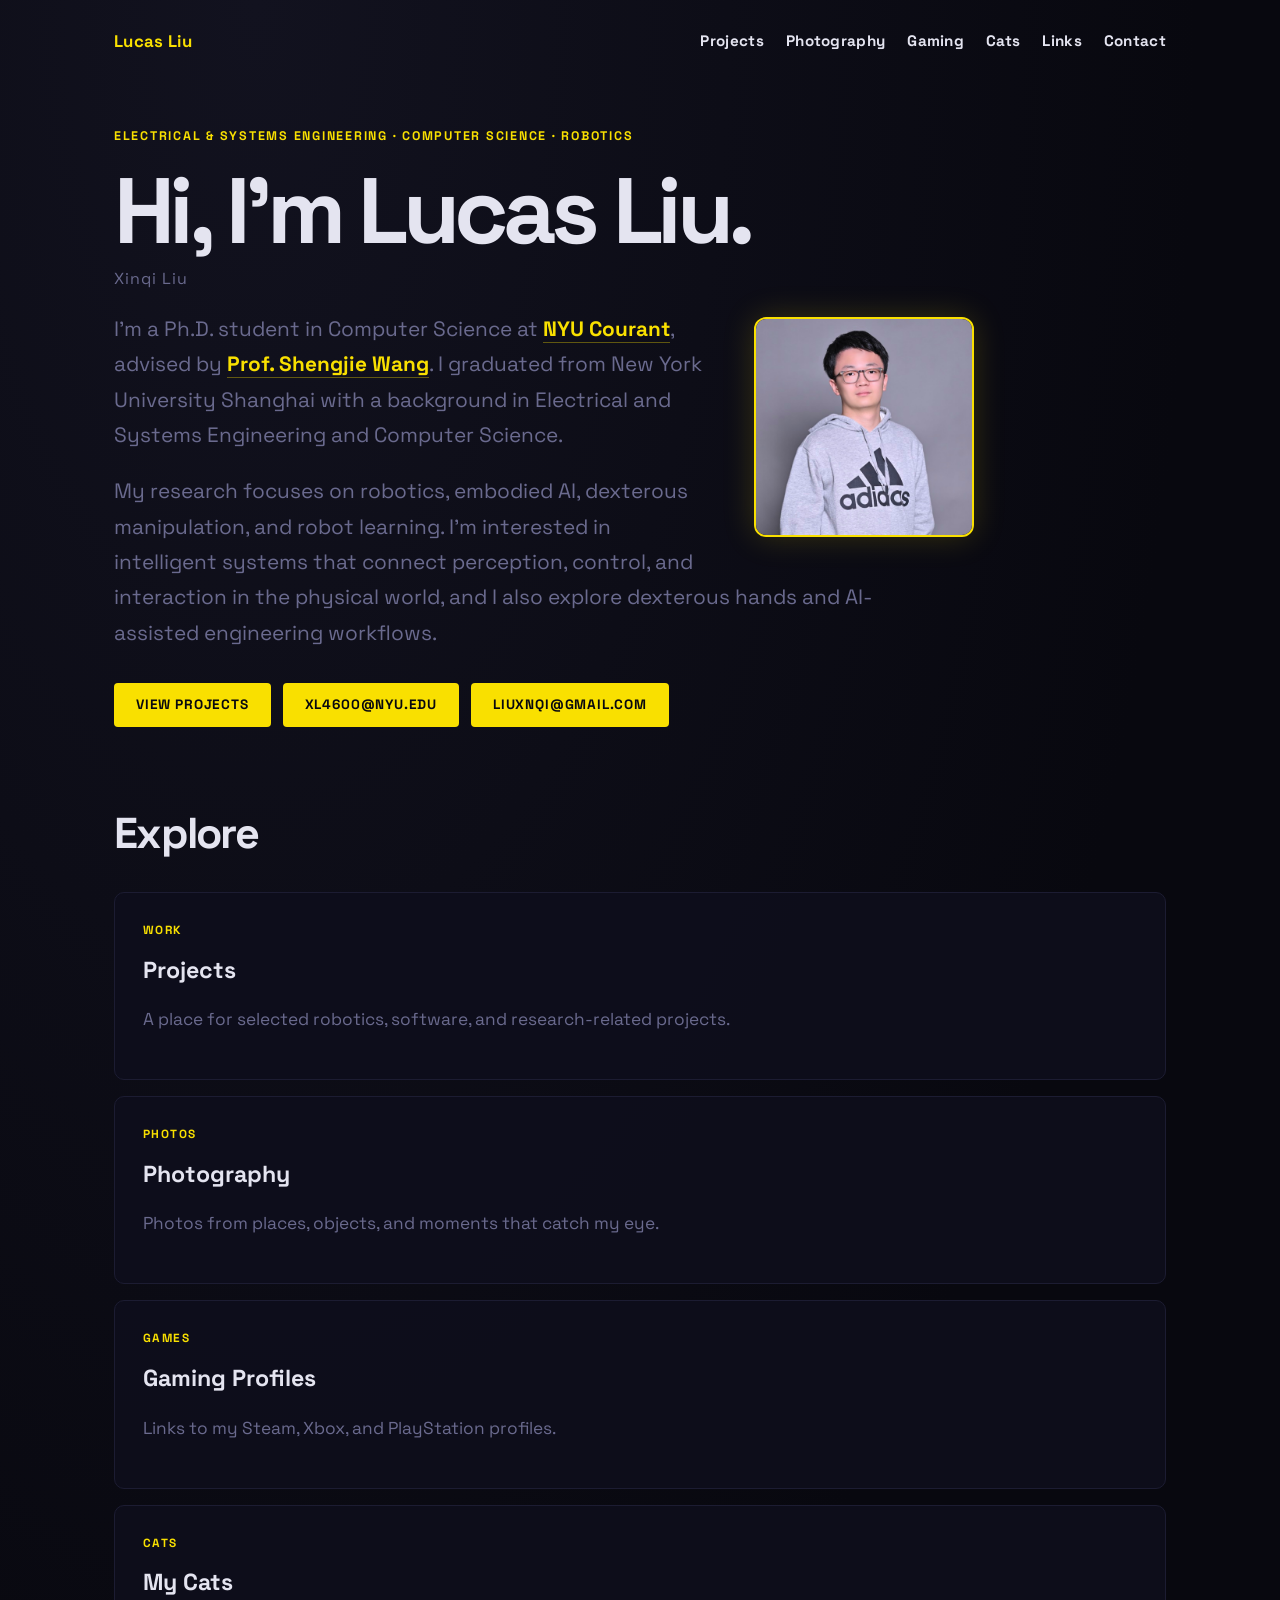
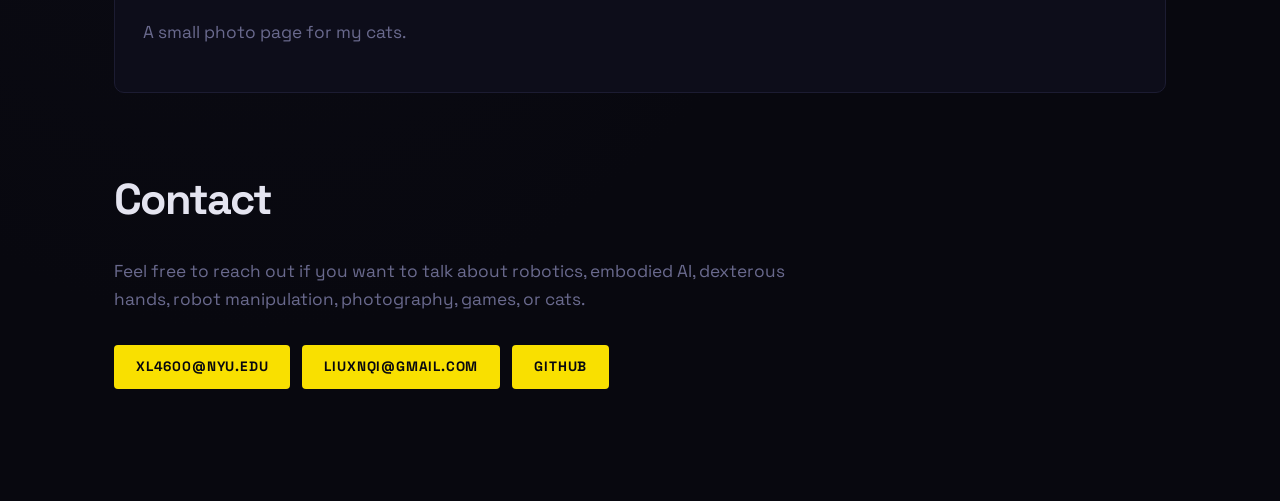
<file: index.html>
<!DOCTYPE html>
<html lang="en">
<head>
  <meta charset="UTF-8" />
  <meta name="viewport" content="width=device-width, initial-scale=1.0" />
  <meta name="robots" content="max-image-preview:large" />

  <title>Lucas Liu (Xinqi Liu) | Robotics &amp; AI | NYU</title>
  <meta name="description" content="Lucas (Xinqi) Liu is a Computer Science PhD student at NYU Courant, researching robotics, embodied AI, dexterous manipulation, and robot learning." />

  <link rel="canonical" href="https://lucasliuxinqi.github.io/" />

  <meta property="og:type" content="website" />
  <meta property="og:site_name" content="Lucas Liu" />
  <meta property="og:title" content="Lucas Liu (Xinqi Liu) | Robotics &amp; AI | NYU" />
  <meta property="og:description" content="Lucas (Xinqi) Liu is a Computer Science PhD student at NYU Courant, researching robotics, embodied AI, dexterous manipulation, and robot learning." />
  <meta property="og:url" content="https://lucasliuxinqi.github.io/" />
  <meta property="og:image" content="https://lucasliuxinqi.github.io/images/profile.jpg" />
  <meta property="og:image:width" content="600" />
  <meta property="og:image:height" content="556" />
  <meta property="og:image:alt" content="Portrait of Lucas Liu (Xinqi Liu), Computer Science PhD student at NYU" />
  <link rel="stylesheet" href="style.css" />
  <script type="application/ld+json">
  {
    "@context": "https://schema.org",
    "@graph": [
      {
        "@type": "Person",
        "@id": "https://lucasliuxinqi.github.io/#person",
        "name": "Lucas Liu",
        "alternateName": "Xinqi Liu",
        "url": "https://lucasliuxinqi.github.io/",
        "image": "https://lucasliuxinqi.github.io/images/profile.jpg",
        "description": "Lucas (Xinqi) Liu is a Computer Science PhD student at NYU Courant, researching robotics, embodied AI, dexterous manipulation, and robot learning.",
        "affiliation": {
          "@type": "CollegeOrUniversity",
          "name": "New York University"
        },
        "knowsAbout": [
          "Robotics",
          "Embodied AI",
          "Robot Learning",
          "Dexterous Manipulation"
        ],
        "sameAs": [
          "https://github.com/LucasLiuXinqi",
          "https://scholar.google.com/citations?user=ZZwEwbQAAAAJ"
        ]
      },
      {
        "@type": "WebPage",
        "@id": "https://lucasliuxinqi.github.io/#webpage",
        "url": "https://lucasliuxinqi.github.io/",
        "name": "Lucas Liu (Xinqi Liu) | Robotics & AI | NYU",
        "mainEntity": {
          "@id": "https://lucasliuxinqi.github.io/#person"
        },
        "primaryImageOfPage": {
          "@id": "https://lucasliuxinqi.github.io/#profile-photo"
        }
      },
      {
        "@type": "ImageObject",
        "@id": "https://lucasliuxinqi.github.io/#profile-photo",
        "url": "https://lucasliuxinqi.github.io/images/profile.jpg",
        "contentUrl": "https://lucasliuxinqi.github.io/images/profile.jpg",
        "width": 600,
        "height": 556,
        "caption": "Portrait of Lucas Liu (Xinqi Liu), Computer Science PhD student at NYU"
      }
    ]
  }
  </script>
</head>

<body>
  <nav class="nav">
    <a class="nav-name" href="index.html">Lucas Liu</a>

    <div class="nav-links">
      <a href="projects.html">Projects</a>
      <a href="photography.html">Photography</a>
      <a href="gaming.html">Gaming</a>
      <a href="cats.html">Cats</a>
      <a href="links.html">Links</a>
      <a href="index.html#contact">Contact</a>
    </div>
  </nav>

  <main class="container">
    <section class="hero">
      <p class="eyebrow">Electrical &amp; Systems Engineering · Computer Science · Robotics</p>

      <h1>Hi, I’m Lucas Liu.</h1>
      <p class="official-name">Xinqi Liu</p>

      <div class="hero-photo-wrap">
        <div class="hero-photo-stack">
          <img class="hero-photo hero-photo--default" src="images/profile.jpg" alt="Portrait of Lucas Liu (Xinqi Liu), Computer Science PhD student at NYU" />
          <img class="hero-photo hero-photo--hover" src="images/profile-hover.jpg" alt="" aria-hidden="true" />
        </div>
      </div>

      <p class="intro">
        I’m a Ph.D. student in Computer Science at
        <a class="inline-link" href="https://cims.nyu.edu/">NYU Courant</a>,
        advised by
        <a class="inline-link" href="https://sheng-jie-wang.github.io/">Prof. Shengjie Wang</a>.
        I graduated from New York University Shanghai with a background in Electrical
        and Systems Engineering and Computer Science.
      </p>

      <p class="intro secondary-intro">
        My research focuses on robotics, embodied AI, dexterous manipulation, and
        robot learning. I’m interested in intelligent systems that connect perception,
        control, and interaction in the physical world, and I also explore dexterous
        hands and AI-assisted engineering workflows.
      </p>

      <div class="links">
        <a href="projects.html">View Projects</a>
        <a href="#" class="copy-email" data-email="xl4600@nyu.edu">xl4600@nyu.edu</a>
        <a href="#" class="copy-email" data-email="liuxnqi@gmail.com">liuxnqi@gmail.com</a>
      </div>
    </section>

    <section>
      <h2>Explore</h2>

      <div class="card-grid">
        <a class="card page-card" href="projects.html">
          <p class="tag">Work</p>
          <h3>Projects</h3>
          <p>
            A place for selected robotics, software, and research-related projects.
          </p>
        </a>

        <a class="card page-card" href="photography.html">
          <p class="tag">Photos</p>
          <h3>Photography</h3>
          <p>
            Photos from places, objects, and moments that catch my eye.
          </p>
        </a>

        <a class="card page-card" href="gaming.html">
          <p class="tag">Games</p>
          <h3>Gaming Profiles</h3>
          <p>
            Links to my Steam, Xbox, and PlayStation profiles.
          </p>
        </a>

        <a class="card page-card" href="cats.html">
          <p class="tag">Cats</p>
          <h3>My Cats</h3>
          <p>
            A small photo page for my cats.
          </p>
        </a>
      </div>
    </section>

    <section id="contact">
      <h2>Contact</h2>

      <p>
        Feel free to reach out if you want to talk about robotics, embodied AI,
        dexterous hands, robot manipulation, photography, games, or cats.
      </p>

      <div class="links">
        <a href="#" class="copy-email" data-email="xl4600@nyu.edu">xl4600@nyu.edu</a>
        <a href="#" class="copy-email" data-email="liuxnqi@gmail.com">liuxnqi@gmail.com</a>
        <a href="https://github.com/LucasLiuXinqi">GitHub</a>
      </div>
    </section>
  </main>
  <script>
    document.querySelectorAll('.copy-email').forEach(function (el) {
      el.addEventListener('click', function (e) {
        e.preventDefault();
        navigator.clipboard.writeText(el.dataset.email).then(function () {
          var orig = el.textContent;
          el.textContent = 'Copied!';
          setTimeout(function () { el.textContent = orig; }, 1500);
        });
      });
    });
  </script>
</body>
</html>
</file>
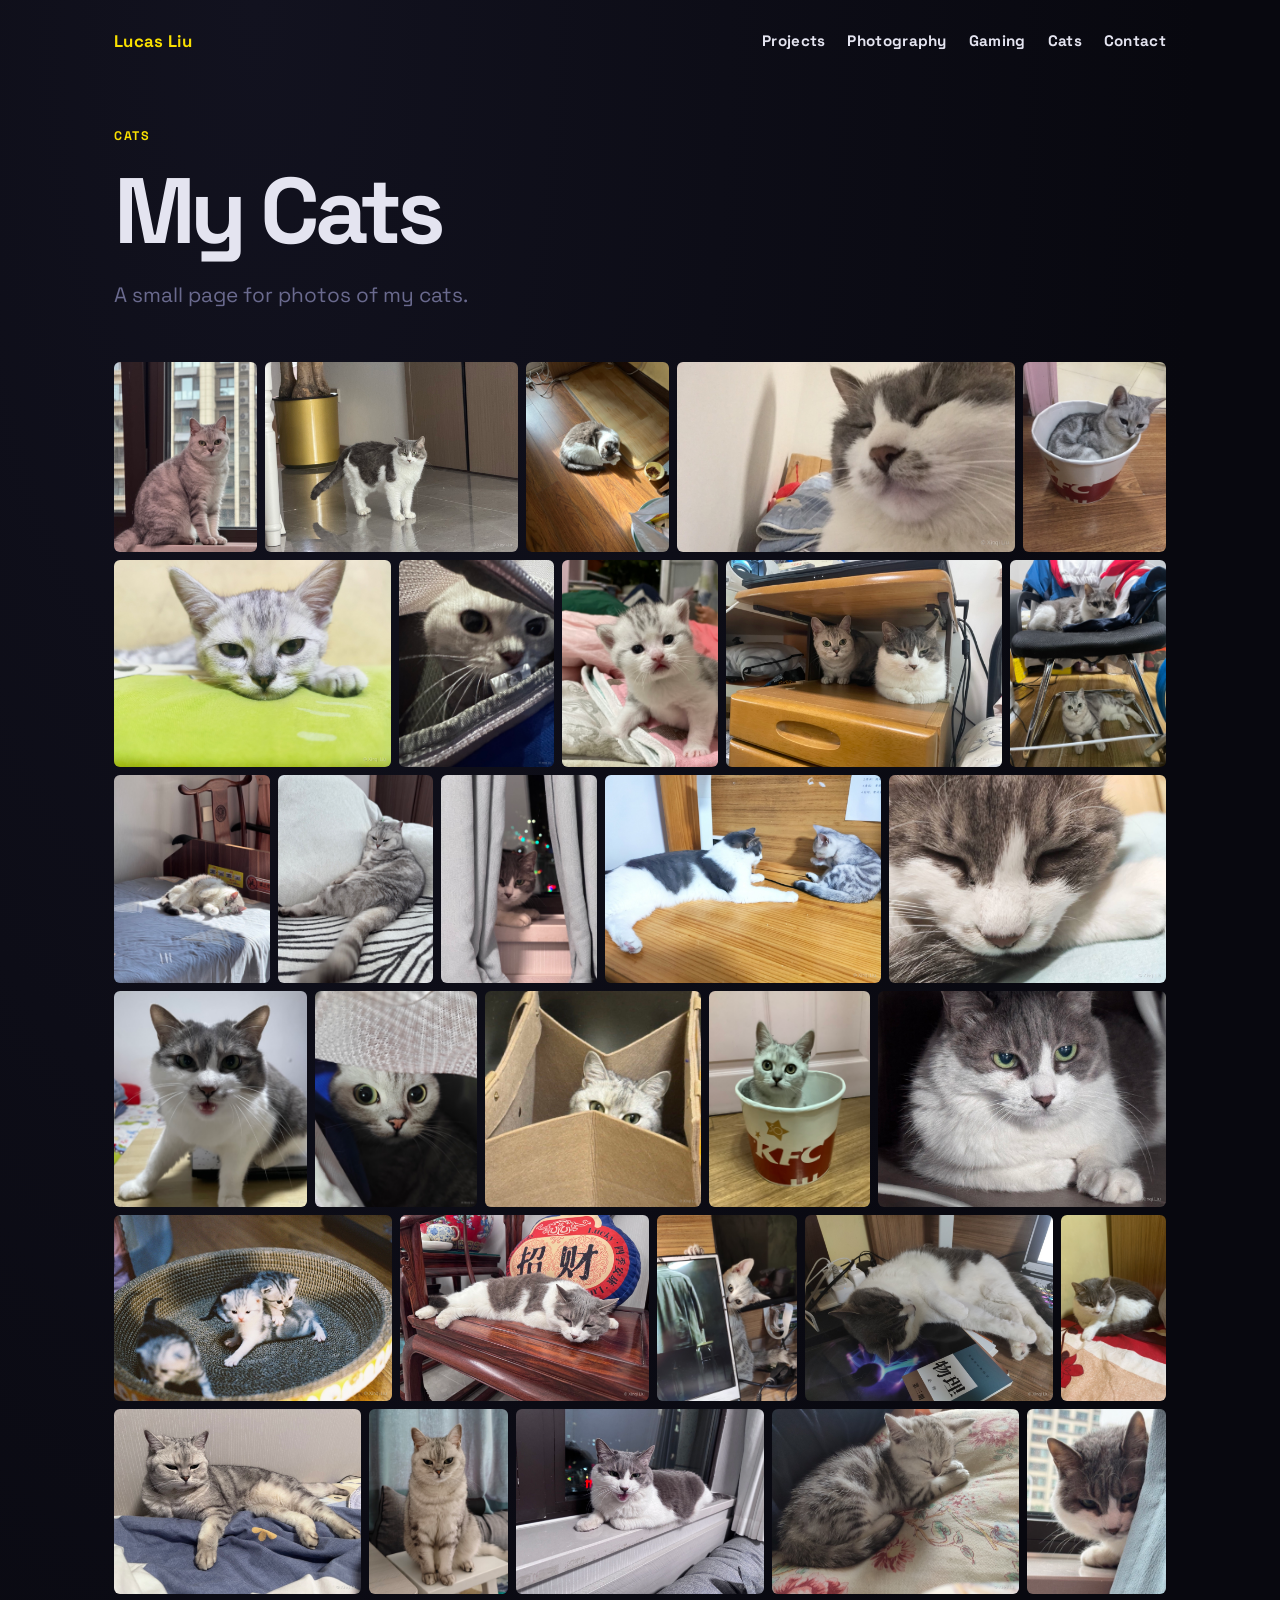
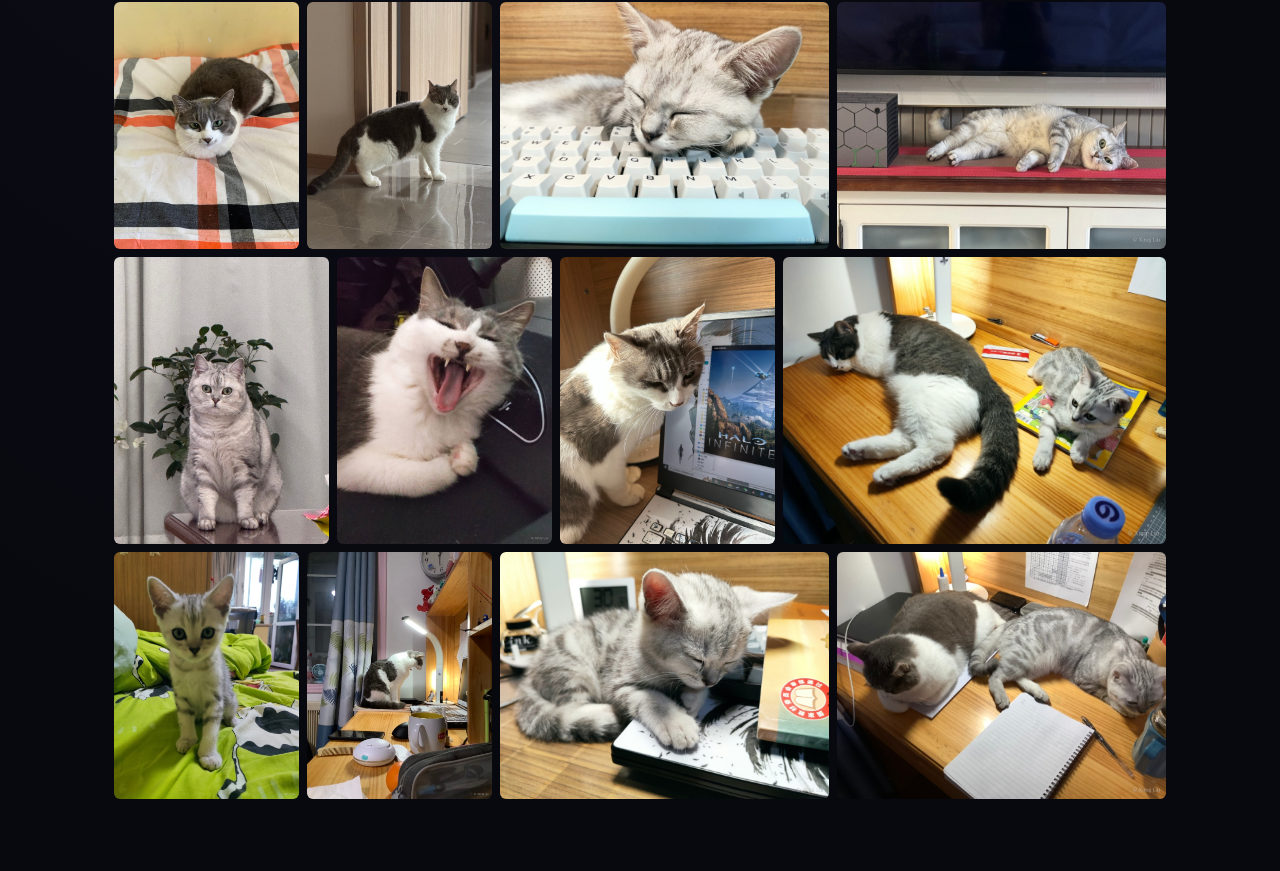
<file: cats.html>
<!DOCTYPE html>
<html lang="en">
<head>
  <meta charset="UTF-8" />
  <meta name="viewport" content="width=device-width, initial-scale=1.0" />

  <title>Cat Photography | Lucas Liu</title>
  <meta name="description" content="A personal photo gallery of Lucas Liu&#x27;s cats, with portraits, playful moments, and everyday scenes." />

  <link rel="canonical" href="https://lucasliuxinqi.github.io/cats.html" />

  <meta property="og:type" content="website" />
  <meta property="og:site_name" content="Lucas Liu" />
  <meta property="og:title" content="Cat Photography | Lucas Liu" />
  <meta property="og:description" content="A personal photo gallery of Lucas Liu&#x27;s cats, with portraits, playful moments, and everyday scenes." />
  <meta property="og:url" content="https://lucasliuxinqi.github.io/cats.html" />
  <meta property="og:image" content="https://lucasliuxinqi.github.io/images/cats/CA6E9315-EB69-4551-A2C2-34A1DDBBE6CC_1_105_c.jpeg" />
  <meta property="og:image:width" content="1920" />
  <meta property="og:image:height" content="1440" />
  <meta property="og:image:alt" content="Two cats resting together on a wooden desk." />
  <link rel="stylesheet" href="style.css" />
</head>

<body>
  <nav class="nav">
    <a class="nav-name" href="index.html">Lucas Liu</a>

    <div class="nav-links">
      <a href="projects.html">Projects</a>
      <a href="photography.html">Photography</a>
      <a href="gaming.html">Gaming</a>
      <a href="cats.html">Cats</a>
      <a href="index.html#contact">Contact</a>
    </div>
  </nav>

  <main class="container">
    <section class="page-header">
      <p class="eyebrow">Cats</p>
      <h1>My Cats</h1>
      <p class="intro">
        A small page for photos of my cats.
      </p>
    </section>

    <section>
      <div class="photo-grid photo-grid--hover photo-grid--interactive">
        <a class="gallery-photo" href="images/watermarked/cats/022676B5-F349-4433-A62F-2BC674BE7930_1_105_c.jpeg"><img src="images/watermarked/cats/022676B5-F349-4433-A62F-2BC674BE7930_1_105_c.jpeg" alt="A gray tabby cat sitting beside a window." loading="lazy" data-w="1440" data-h="1920" /></a>
        <a class="gallery-photo" href="images/watermarked/cats/027FE562-A1F4-48D2-A522-E79BFFF85E98_1_105_c.jpeg"><img src="images/watermarked/cats/027FE562-A1F4-48D2-A522-E79BFFF85E98_1_105_c.jpeg" alt="A gray and white cat standing on a tiled floor." loading="lazy" data-w="1920" data-h="1440" /></a>
        <a class="gallery-photo" href="images/watermarked/cats/0B552FAA-4996-4B69-B05D-C0F38C509FF8_1_105_c.jpeg"><img src="images/watermarked/cats/0B552FAA-4996-4B69-B05D-C0F38C509FF8_1_105_c.jpeg" alt="A gray and white cat curled up in a patch of sunlight on a wooden floor." loading="lazy" data-w="1440" data-h="1920" /></a>
        <a class="gallery-photo" href="images/watermarked/cats/0F1BE93D-9D82-4BA6-8341-7AD65D0269CA_1_105_c.jpeg"><img src="images/watermarked/cats/0F1BE93D-9D82-4BA6-8341-7AD65D0269CA_1_105_c.jpeg" alt="Close-up of a gray and white cat resting with its eyes closed." loading="lazy" data-w="1920" data-h="1080" /></a>
        <a class="gallery-photo" href="images/watermarked/cats/0FFA9F94-952C-47EA-A236-4DE72FC25606_1_105_c.jpeg"><img src="images/watermarked/cats/0FFA9F94-952C-47EA-A236-4DE72FC25606_1_105_c.jpeg" alt="A silver tabby kitten sitting inside a paper bucket." loading="lazy" data-w="1440" data-h="1920" /></a>
        <a class="gallery-photo" href="images/watermarked/cats/17F78FDF-1A64-4216-BB80-3A97E763206C_1_105_c.jpeg"><img src="images/watermarked/cats/17F78FDF-1A64-4216-BB80-3A97E763206C_1_105_c.jpeg" alt="A silver tabby kitten lying on a bright green blanket." loading="lazy" data-w="1920" data-h="1440" /></a>
        <a class="gallery-photo" href="images/watermarked/cats/19F6200B-7D51-49CC-9E1E-4E9CDE894DA0_1_105_c.jpeg"><img src="images/watermarked/cats/19F6200B-7D51-49CC-9E1E-4E9CDE894DA0_1_105_c.jpeg" alt="A wide-eyed cat peeking out from beneath a fabric cover." loading="lazy" data-w="1440" data-h="1920" /></a>
        <a class="gallery-photo" href="images/watermarked/cats/1A288742-789D-4477-A495-CE6196F122BB_1_105_c.jpeg"><img src="images/watermarked/cats/1A288742-789D-4477-A495-CE6196F122BB_1_105_c.jpeg" alt="A small gray and white kitten being held on a blanket." loading="lazy" data-w="1442" data-h="1920" /></a>
        <a class="gallery-photo" href="images/watermarked/cats/21DAFA92-E9BD-4158-B0EE-BB5C69613ABF_1_105_c.jpeg"><img src="images/watermarked/cats/21DAFA92-E9BD-4158-B0EE-BB5C69613ABF_1_105_c.jpeg" alt="Two cats sitting side by side on a wooden shelf beneath a desk." loading="lazy" data-w="1920" data-h="1442" /></a>
        <a class="gallery-photo" href="images/watermarked/cats/2425760A-C7C5-4C65-BD76-09657659F519_1_105_c.jpeg"><img src="images/watermarked/cats/2425760A-C7C5-4C65-BD76-09657659F519_1_105_c.jpeg" alt="A cat resting on an office chair with another cat sitting below." loading="lazy" data-w="1442" data-h="1920" /></a>
        <a class="gallery-photo" href="images/watermarked/cats/27D07F33-BBAD-4957-82C8-EB9702E09497_1_105_c.jpeg"><img src="images/watermarked/cats/27D07F33-BBAD-4957-82C8-EB9702E09497_1_105_c.jpeg" alt="A gray and white cat sleeping on a blue bedspread." loading="lazy" data-w="1440" data-h="1920" /></a>
        <a class="gallery-photo" href="images/watermarked/cats/33B417A0-7AD5-4554-B3D0-4EDCA19AF41D_1_105_c.jpeg"><img src="images/watermarked/cats/33B417A0-7AD5-4554-B3D0-4EDCA19AF41D_1_105_c.jpeg" alt="A silver tabby cat reclining against a wall on a striped cushion." loading="lazy" data-w="1440" data-h="1920" /></a>
        <a class="gallery-photo" href="images/watermarked/cats/388D701B-9C8C-434F-9AD4-1F368914CAAF_1_105_c.jpeg"><img src="images/watermarked/cats/388D701B-9C8C-434F-9AD4-1F368914CAAF_1_105_c.jpeg" alt="A gray and white cat peeking between curtains beside a window at night." loading="lazy" data-w="1440" data-h="1920" /></a>
        <a class="gallery-photo" href="images/watermarked/cats/3BC4B51D-7453-4153-AAA5-8B142612ADEE_1_105_c.jpeg"><img src="images/watermarked/cats/3BC4B51D-7453-4153-AAA5-8B142612ADEE_1_105_c.jpeg" alt="Two cats facing each other on a wooden desk." loading="lazy" data-w="1920" data-h="1440" /></a>
        <a class="gallery-photo" href="images/watermarked/cats/3BE62E50-2517-4A63-AE82-8F8D9B488DC3_1_105_c.jpeg"><img src="images/watermarked/cats/3BE62E50-2517-4A63-AE82-8F8D9B488DC3_1_105_c.jpeg" alt="Close-up of a gray and white cat sleeping with its head on its paws." loading="lazy" data-w="1920" data-h="1440" /></a>
        <a class="gallery-photo" href="images/watermarked/cats/3FD732B7-8F79-4E09-8526-015AFED118EF_1_105_c.jpeg"><img src="images/watermarked/cats/3FD732B7-8F79-4E09-8526-015AFED118EF_1_105_c.jpeg" alt="A gray and white cat looking toward the camera with its mouth open." loading="lazy" data-w="1721" data-h="1920" /></a>
        <a class="gallery-photo" href="images/watermarked/cats/465FA20C-888F-424C-9AA3-01DE94F51C4D_1_105_c.jpeg"><img src="images/watermarked/cats/465FA20C-888F-424C-9AA3-01DE94F51C4D_1_105_c.jpeg" alt="A cat with wide eyes peeking out from underneath a fabric cover." loading="lazy" data-w="1440" data-h="1920" /></a>
        <a class="gallery-photo" href="images/watermarked/cats/4D7DDEF7-8C3A-4BA6-B24C-43F6439E0908_1_105_c.jpeg"><img src="images/watermarked/cats/4D7DDEF7-8C3A-4BA6-B24C-43F6439E0908_1_105_c.jpeg" alt="A silver tabby cat peering over the edge of a cardboard box." loading="lazy" data-w="1920" data-h="1920" /></a>
        <a class="gallery-photo" href="images/watermarked/cats/539DD9DD-D170-479F-B73C-EAF102F0ED06_1_105_c.jpeg"><img src="images/watermarked/cats/539DD9DD-D170-479F-B73C-EAF102F0ED06_1_105_c.jpeg" alt="A silver tabby kitten looking up from inside a paper bucket." loading="lazy" data-w="1440" data-h="1920" /></a>
        <a class="gallery-photo" href="images/watermarked/cats/57D1E64C-7CB0-4862-8F8A-D17699D9AA7D_1_105_c.jpeg"><img src="images/watermarked/cats/57D1E64C-7CB0-4862-8F8A-D17699D9AA7D_1_105_c.jpeg" alt="A gray and white cat with green eyes resting its paws together." loading="lazy" data-w="1920" data-h="1440" /></a>
        <a class="gallery-photo" href="images/watermarked/cats/59CC1E4F-429B-44BF-A74E-E5D256D101A7_1_105_c.jpeg"><img src="images/watermarked/cats/59CC1E4F-429B-44BF-A74E-E5D256D101A7_1_105_c.jpeg" alt="Three small kittens gathered in a round cardboard scratching bed." loading="lazy" data-w="1920" data-h="1287" /></a>
        <a class="gallery-photo" href="images/watermarked/cats/5FC6F4A3-F1E0-48F8-A368-AB5B6872A0B4_1_105_c.jpeg"><img src="images/watermarked/cats/5FC6F4A3-F1E0-48F8-A368-AB5B6872A0B4_1_105_c.jpeg" alt="A gray and white cat sleeping on a wooden chair beside a red cushion." loading="lazy" data-w="1920" data-h="1440" /></a>
        <a class="gallery-photo" href="images/watermarked/cats/619C1AF4-2737-4A91-9D15-BE3560CD5BAE_1_105_c.jpeg"><img src="images/watermarked/cats/619C1AF4-2737-4A91-9D15-BE3560CD5BAE_1_105_c.jpeg" alt="A kitten peeking over the edge of a desk beside a monitor." loading="lazy" data-w="1440" data-h="1920" /></a>
        <a class="gallery-photo" href="images/watermarked/cats/64038C10-497D-48EC-8D2F-84EAAC562FB6_1_105_c.jpeg"><img src="images/watermarked/cats/64038C10-497D-48EC-8D2F-84EAAC562FB6_1_105_c.jpeg" alt="A gray and white cat sleeping across a laptop on a desk." loading="lazy" data-w="1920" data-h="1440" /></a>
        <a class="gallery-photo" href="images/watermarked/cats/6B4118EB-88DD-470D-BFA9-8285950A57DC_1_105_c.jpeg"><img src="images/watermarked/cats/6B4118EB-88DD-470D-BFA9-8285950A57DC_1_105_c.jpeg" alt="A gray and white cat curled up on a red and white blanket." loading="lazy" data-w="1080" data-h="1920" /></a>
        <a class="gallery-photo" href="images/watermarked/cats/73B87170-35C7-4993-8DA1-9396E6FCE4DC_1_105_c.jpeg"><img src="images/watermarked/cats/73B87170-35C7-4993-8DA1-9396E6FCE4DC_1_105_c.jpeg" alt="A silver tabby cat reclining on a blue bedspread." loading="lazy" data-w="1920" data-h="1440" /></a>
        <a class="gallery-photo" href="images/watermarked/cats/7DEA34C9-6036-451D-92F1-C617CB449680_1_105_c.jpeg"><img src="images/watermarked/cats/7DEA34C9-6036-451D-92F1-C617CB449680_1_105_c.jpeg" alt="A silver tabby cat sitting upright beside curtains." loading="lazy" data-w="1440" data-h="1920" /></a>
        <a class="gallery-photo" href="images/watermarked/cats/851F17BE-8333-4CE9-B604-986FAC4C8755_1_105_c.jpeg"><img src="images/watermarked/cats/851F17BE-8333-4CE9-B604-986FAC4C8755_1_105_c.jpeg" alt="A gray and white cat resting on a windowsill." loading="lazy" data-w="1920" data-h="1440" /></a>
        <a class="gallery-photo" href="images/watermarked/cats/9AC025A7-2231-40E8-8951-E55D75D43A54_1_105_c.jpeg"><img src="images/watermarked/cats/9AC025A7-2231-40E8-8951-E55D75D43A54_1_105_c.jpeg" alt="A silver tabby kitten curled up asleep on a floral blanket." loading="lazy" data-w="1920" data-h="1440" /></a>
        <a class="gallery-photo" href="images/watermarked/cats/A820F696-79D5-4D6A-AE35-AE633455E029_4_5005_c.jpeg"><img src="images/watermarked/cats/A820F696-79D5-4D6A-AE35-AE633455E029_4_5005_c.jpeg" alt="A gray and white cat peeking around a blue curtain." loading="lazy" data-w="1440" data-h="1920" /></a>
        <a class="gallery-photo" href="images/watermarked/cats/AFCBC5A7-3DBD-4335-954A-D111031ACA4A_1_105_c.jpeg"><img src="images/watermarked/cats/AFCBC5A7-3DBD-4335-954A-D111031ACA4A_1_105_c.jpeg" alt="A gray and white cat crouching on a colorful quilt." loading="lazy" data-w="1440" data-h="1920" /></a>
        <a class="gallery-photo" href="images/watermarked/cats/B187788B-924E-4EC5-95F7-0F200C8CB740_1_105_c.jpeg"><img src="images/watermarked/cats/B187788B-924E-4EC5-95F7-0F200C8CB740_1_105_c.jpeg" alt="A gray and white cat standing in a hallway." loading="lazy" data-w="1440" data-h="1920" /></a>
        <a class="gallery-photo" href="images/watermarked/cats/B50FD188-EB4D-4B11-81FD-BDA47391044C_1_105_c.jpeg"><img src="images/watermarked/cats/B50FD188-EB4D-4B11-81FD-BDA47391044C_1_105_c.jpeg" alt="A silver tabby kitten sleeping with its head on a keyboard." loading="lazy" data-w="1920" data-h="1440" /></a>
        <a class="gallery-photo" href="images/watermarked/cats/B70B720E-28B8-4BDB-9C21-E9E2D4DE9556_1_105_c.jpeg"><img src="images/watermarked/cats/B70B720E-28B8-4BDB-9C21-E9E2D4DE9556_1_105_c.jpeg" alt="A silver tabby cat stretched out on a cabinet beneath a television." loading="lazy" data-w="1920" data-h="1440" /></a>
        <a class="gallery-photo" href="images/watermarked/cats/BCE21BD2-349E-46E3-8992-AF6D19F879A4_1_105_c.jpeg"><img src="images/watermarked/cats/BCE21BD2-349E-46E3-8992-AF6D19F879A4_1_105_c.jpeg" alt="A silver tabby cat sitting in front of a leafy houseplant." loading="lazy" data-w="1440" data-h="1920" /></a>
        <a class="gallery-photo" href="images/watermarked/cats/C45CB0D5-A2B4-4A6E-8642-020B2E87109C_1_105_c.jpeg"><img src="images/watermarked/cats/C45CB0D5-A2B4-4A6E-8642-020B2E87109C_1_105_c.jpeg" alt="A gray and white cat yawning with its mouth wide open." loading="lazy" data-w="1440" data-h="1920" /></a>
        <a class="gallery-photo" href="images/watermarked/cats/C897EE46-92E4-4639-A259-02292B5F3BCE_1_105_c.jpeg"><img src="images/watermarked/cats/C897EE46-92E4-4639-A259-02292B5F3BCE_1_105_c.jpeg" alt="A gray and white cat sitting beside an open laptop." loading="lazy" data-w="1440" data-h="1920" /></a>
        <a class="gallery-photo" href="images/watermarked/cats/CA6E9315-EB69-4551-A2C2-34A1DDBBE6CC_1_105_c.jpeg"><img src="images/watermarked/cats/CA6E9315-EB69-4551-A2C2-34A1DDBBE6CC_1_105_c.jpeg" alt="A gray and white cat and a silver tabby resting together on a wooden desk." loading="lazy" data-w="1920" data-h="1440" /></a>
        <a class="gallery-photo" href="images/watermarked/cats/D4BF6A0E-4FF5-4D9E-93A7-4BB908677E19_1_105_c.jpeg"><img src="images/watermarked/cats/D4BF6A0E-4FF5-4D9E-93A7-4BB908677E19_1_105_c.jpeg" alt="A small kitten standing on a green patterned bedspread." loading="lazy" data-w="1440" data-h="1920" /></a>
        <a class="gallery-photo" href="images/watermarked/cats/DF0A548F-12F0-43CC-B572-C6649B1FE42E_1_105_c.jpeg"><img src="images/watermarked/cats/DF0A548F-12F0-43CC-B572-C6649B1FE42E_1_105_c.jpeg" alt="A gray and white cat sitting on an office chair beside a desk." loading="lazy" data-w="1440" data-h="1920" /></a>
        <a class="gallery-photo" href="images/watermarked/cats/E7008F0A-7F35-41EC-B72C-7DC1CE60BB76_1_105_c.jpeg"><img src="images/watermarked/cats/E7008F0A-7F35-41EC-B72C-7DC1CE60BB76_1_105_c.jpeg" alt="A silver tabby kitten asleep on a tablet beside a cup." loading="lazy" data-w="1920" data-h="1440" /></a>
        <a class="gallery-photo" href="images/watermarked/cats/FA60CE29-6546-4216-A373-100ABB5DD50F_1_105_c.jpeg"><img src="images/watermarked/cats/FA60CE29-6546-4216-A373-100ABB5DD50F_1_105_c.jpeg" alt="Two cats sleeping together on a wooden desk beside a notebook." loading="lazy" data-w="1920" data-h="1440" /></a>
      </div>
    </section>
  </main>
  <dialog class="photo-viewer" aria-label="Photo viewer">
    <button class="photo-viewer__close" type="button" aria-label="Close photo viewer" autofocus>×</button>
    <button class="photo-viewer__previous" type="button" aria-label="Previous photo">‹</button>
    <figure>
      <img class="photo-viewer__image" alt="" />
      <p class="photo-viewer__position" aria-live="polite"></p>
    </figure>
    <button class="photo-viewer__next" type="button" aria-label="Next photo">›</button>
  </dialog>
  <script src="gallery.js"></script>
</body>
</html>
</file>
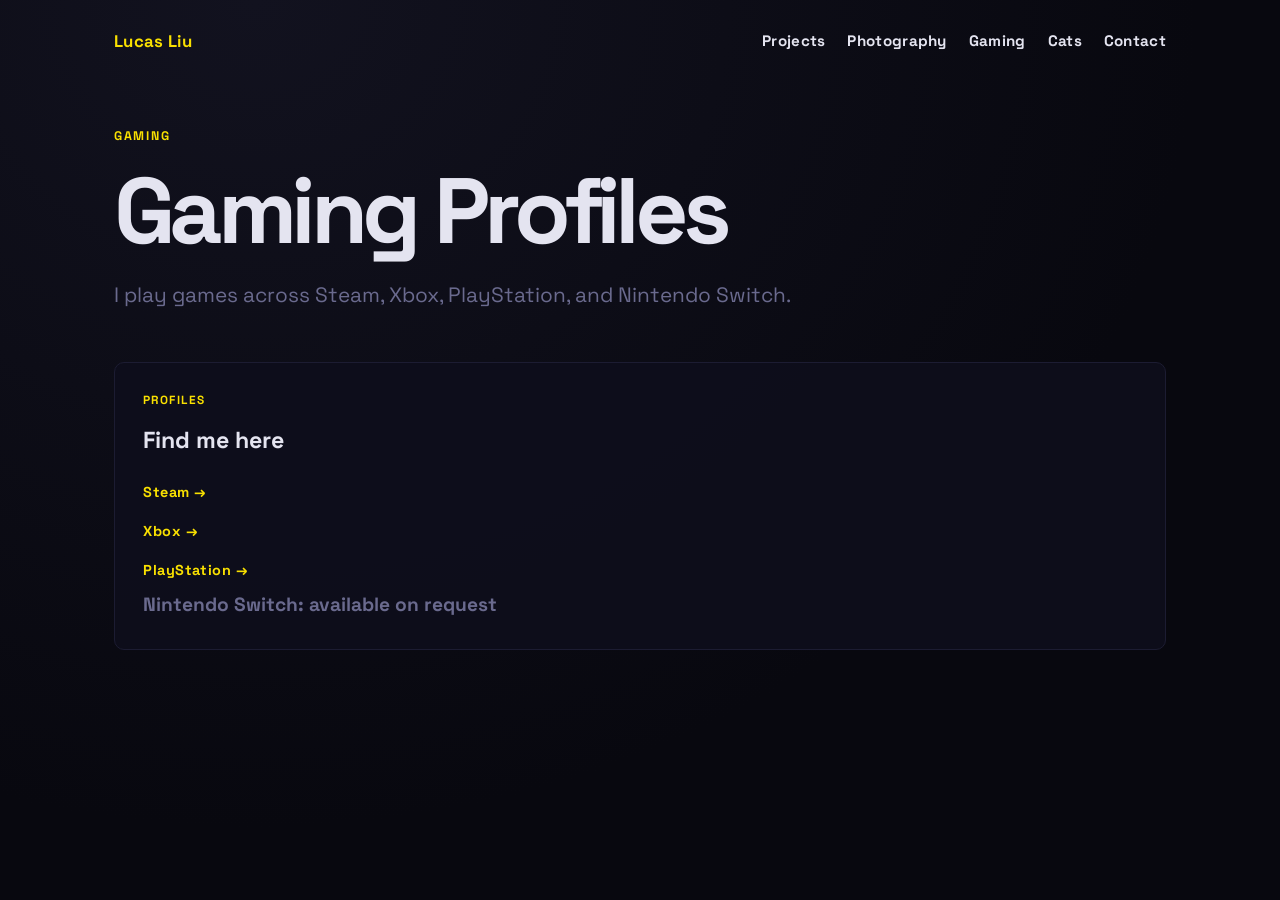
<file: gaming.html>
<!DOCTYPE html>
<html lang="en">
<head>
  <meta charset="UTF-8" />
  <meta name="viewport" content="width=device-width, initial-scale=1.0" />

  <title>Gaming Profiles | Lucas Liu</title>
  <meta name="description" content="Find Lucas Liu&#x27;s gaming profiles on Steam, Xbox, and PlayStation, plus information about connecting on Nintendo Switch." />

  <link rel="canonical" href="https://lucasliuxinqi.github.io/gaming.html" />

  <meta property="og:type" content="website" />
  <meta property="og:site_name" content="Lucas Liu" />
  <meta property="og:title" content="Gaming Profiles | Lucas Liu" />
  <meta property="og:description" content="Find Lucas Liu&#x27;s gaming profiles on Steam, Xbox, and PlayStation, plus information about connecting on Nintendo Switch." />
  <meta property="og:url" content="https://lucasliuxinqi.github.io/gaming.html" />
  <meta property="og:image" content="https://lucasliuxinqi.github.io/images/profile.jpg" />
  <meta property="og:image:width" content="600" />
  <meta property="og:image:height" content="556" />
  <meta property="og:image:alt" content="Lucas Liu (Xinqi Liu)" />
  <link rel="stylesheet" href="style.css" />
</head>

<body>
  <nav class="nav">
    <a class="nav-name" href="index.html">Lucas Liu</a>

    <div class="nav-links">
      <a href="projects.html">Projects</a>
      <a href="photography.html">Photography</a>
      <a href="gaming.html">Gaming</a>
      <a href="cats.html">Cats</a>
      <a href="index.html#contact">Contact</a>
    </div>
  </nav>

  <main class="container">
    <section class="page-header">
      <p class="eyebrow">Gaming</p>
      <h1>Gaming Profiles</h1>
      <p class="intro">
        I play games across Steam, Xbox, PlayStation, and Nintendo Switch.
      </p>
    </section>

    <section>
      <div class="card">
        <p class="tag">Profiles</p>
        <h2 class="card-title">Find me here</h2>

        <div class="profile-links large-profile-links">
          <a class="text-link" href="https://steamcommunity.com/id/0407062127/">Steam →</a>
          <a class="text-link" href="https://www.xbox.com/zh-CN/play/user/LUCAS%20SILLIBOY">Xbox →</a>
          <a class="text-link" href="https://psnprofiles.com/Lucas-LiuXinqi">PlayStation →</a>
          <span>Nintendo Switch: available on request</span>
        </div>
      </div>
    </section>
  </main>
</body>
</html>
</file>
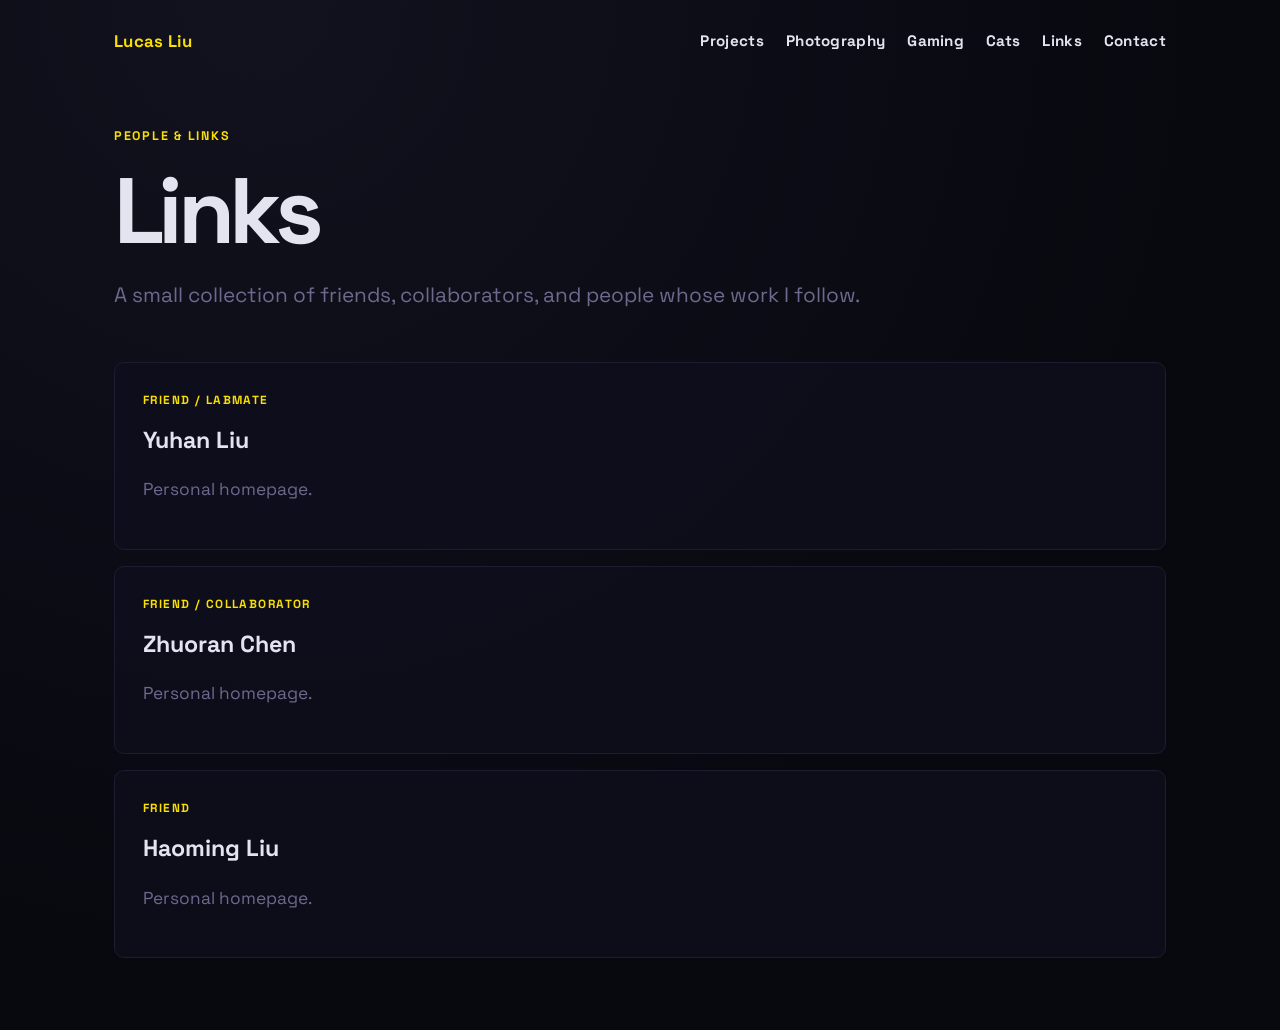
<file: links.html>
<!DOCTYPE html>
<html lang="en">
<head>
  <meta charset="UTF-8" />
  <meta name="viewport" content="width=device-width, initial-scale=1.0" />

  <title>Friends &amp; Collaborators | Lucas Liu</title>
  <meta name="description" content="Personal websites of Lucas Liu&#x27;s friends and collaborators, including Yuhan Liu, Zhuoran Chen, and Haoming Liu." />

  <link rel="canonical" href="https://lucasliuxinqi.github.io/links.html" />

  <meta property="og:type" content="website" />
  <meta property="og:site_name" content="Lucas Liu" />
  <meta property="og:title" content="Friends &amp; Collaborators | Lucas Liu" />
  <meta property="og:description" content="Personal websites of Lucas Liu&#x27;s friends and collaborators, including Yuhan Liu, Zhuoran Chen, and Haoming Liu." />
  <meta property="og:url" content="https://lucasliuxinqi.github.io/links.html" />
  <meta property="og:image" content="https://lucasliuxinqi.github.io/images/profile.jpg" />
  <meta property="og:image:width" content="600" />
  <meta property="og:image:height" content="556" />
  <meta property="og:image:alt" content="Lucas Liu (Xinqi Liu)" />
  <link rel="stylesheet" href="style.css" />
</head>

<body>
  <nav class="nav">
    <a class="nav-name" href="index.html">Lucas Liu</a>

    <div class="nav-links">
      <a href="projects.html">Projects</a>
      <a href="photography.html">Photography</a>
      <a href="gaming.html">Gaming</a>
      <a href="cats.html">Cats</a>
      <a href="links.html">Links</a>
      <a href="index.html#contact">Contact</a>
    </div>
  </nav>

  <main class="container">
    <section class="page-header">
      <p class="eyebrow">People &amp; Links</p>
      <h1>Links</h1>
      <p class="intro">
        A small collection of friends, collaborators, and people whose work I follow.
      </p>
    </section>

    <section>
      <div class="card-grid">
        <a class="card page-card" href="https://tinaliu0123.github.io/">
          <p class="tag">Friend / Labmate</p>
          <h2 class="card-title">Yuhan Liu</h2>
          <p>Personal homepage.</p>
        </a>

        <a class="card page-card" href="https://joliachen.github.io/">
          <p class="tag">Friend / Collaborator</p>
          <h2 class="card-title">Zhuoran Chen</h2>
          <p>Personal homepage.</p>
        </a>

        <a class="card page-card" href="https://hmdliu.site/">
          <p class="tag">Friend</p>
          <h2 class="card-title">Haoming Liu</h2>
          <p>Personal homepage.</p>
        </a>
      </div>
    </section>
  </main>
</body>
</html>
</file>
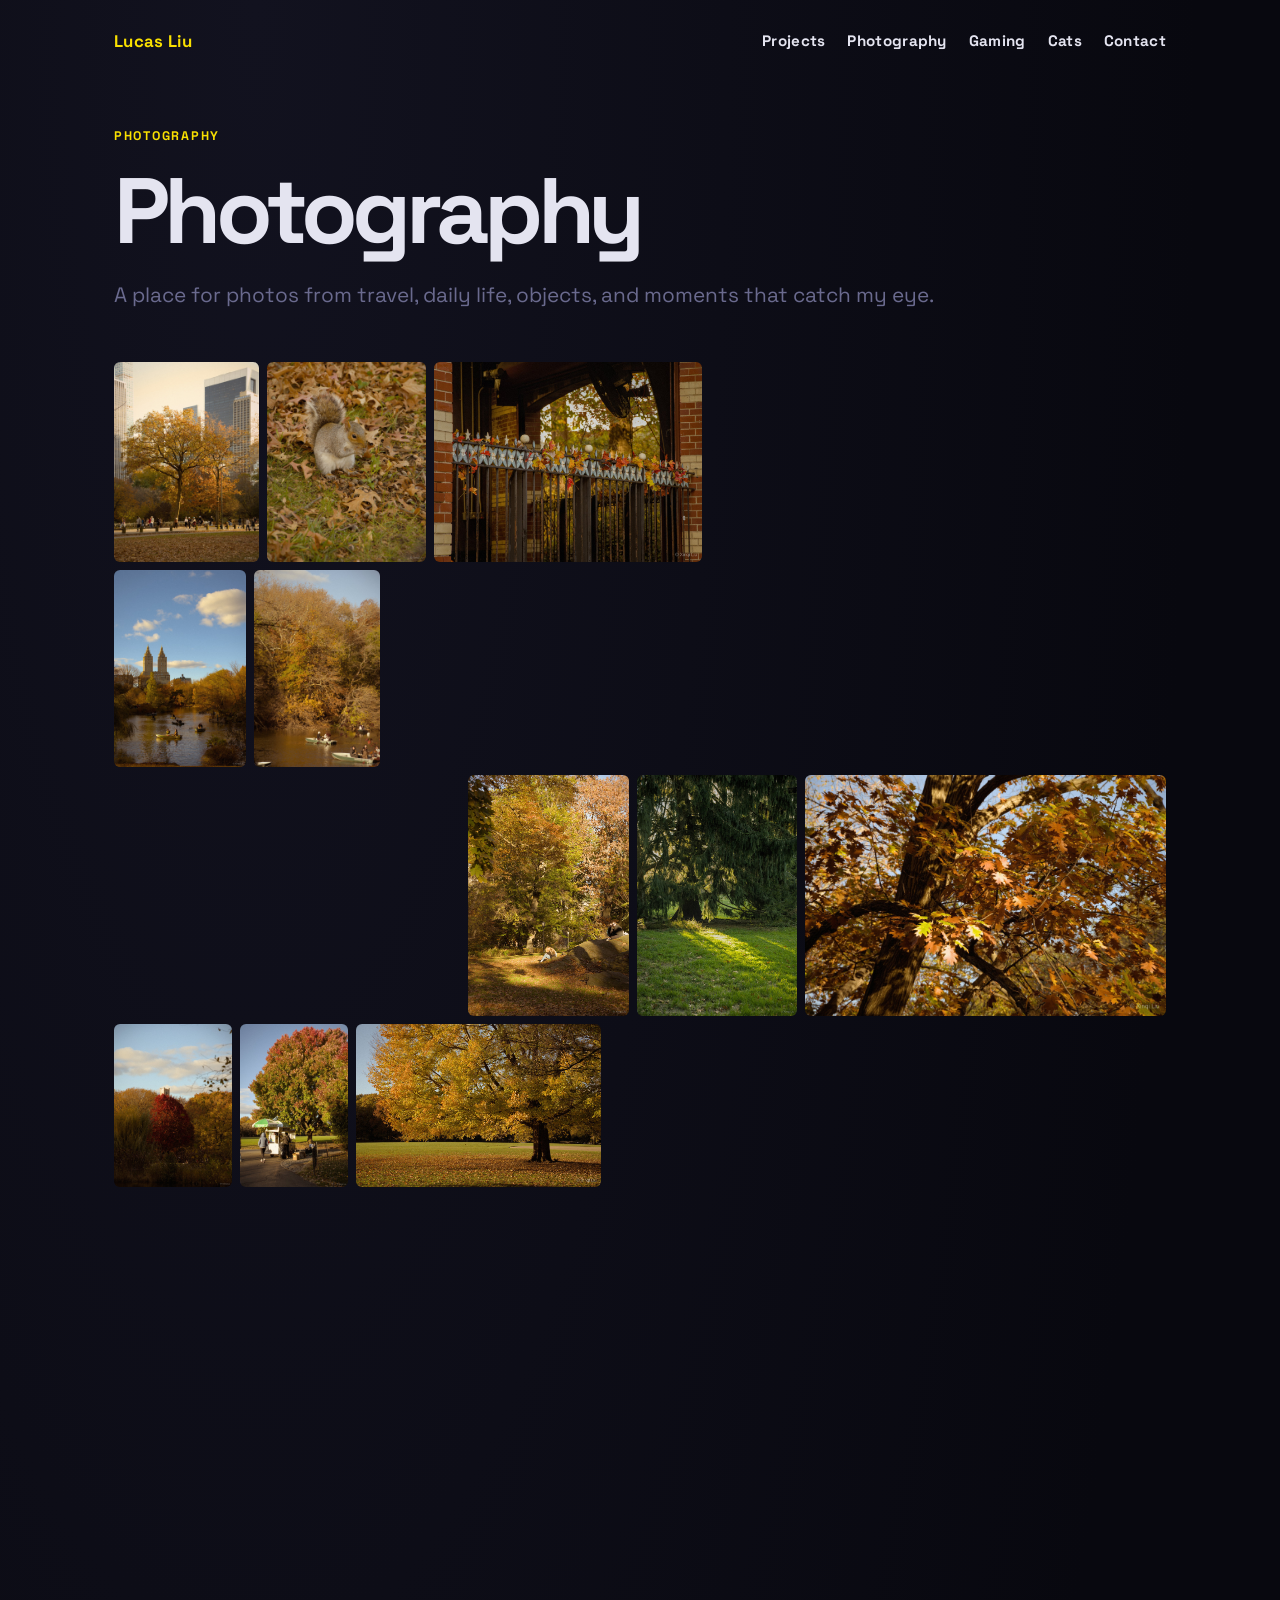
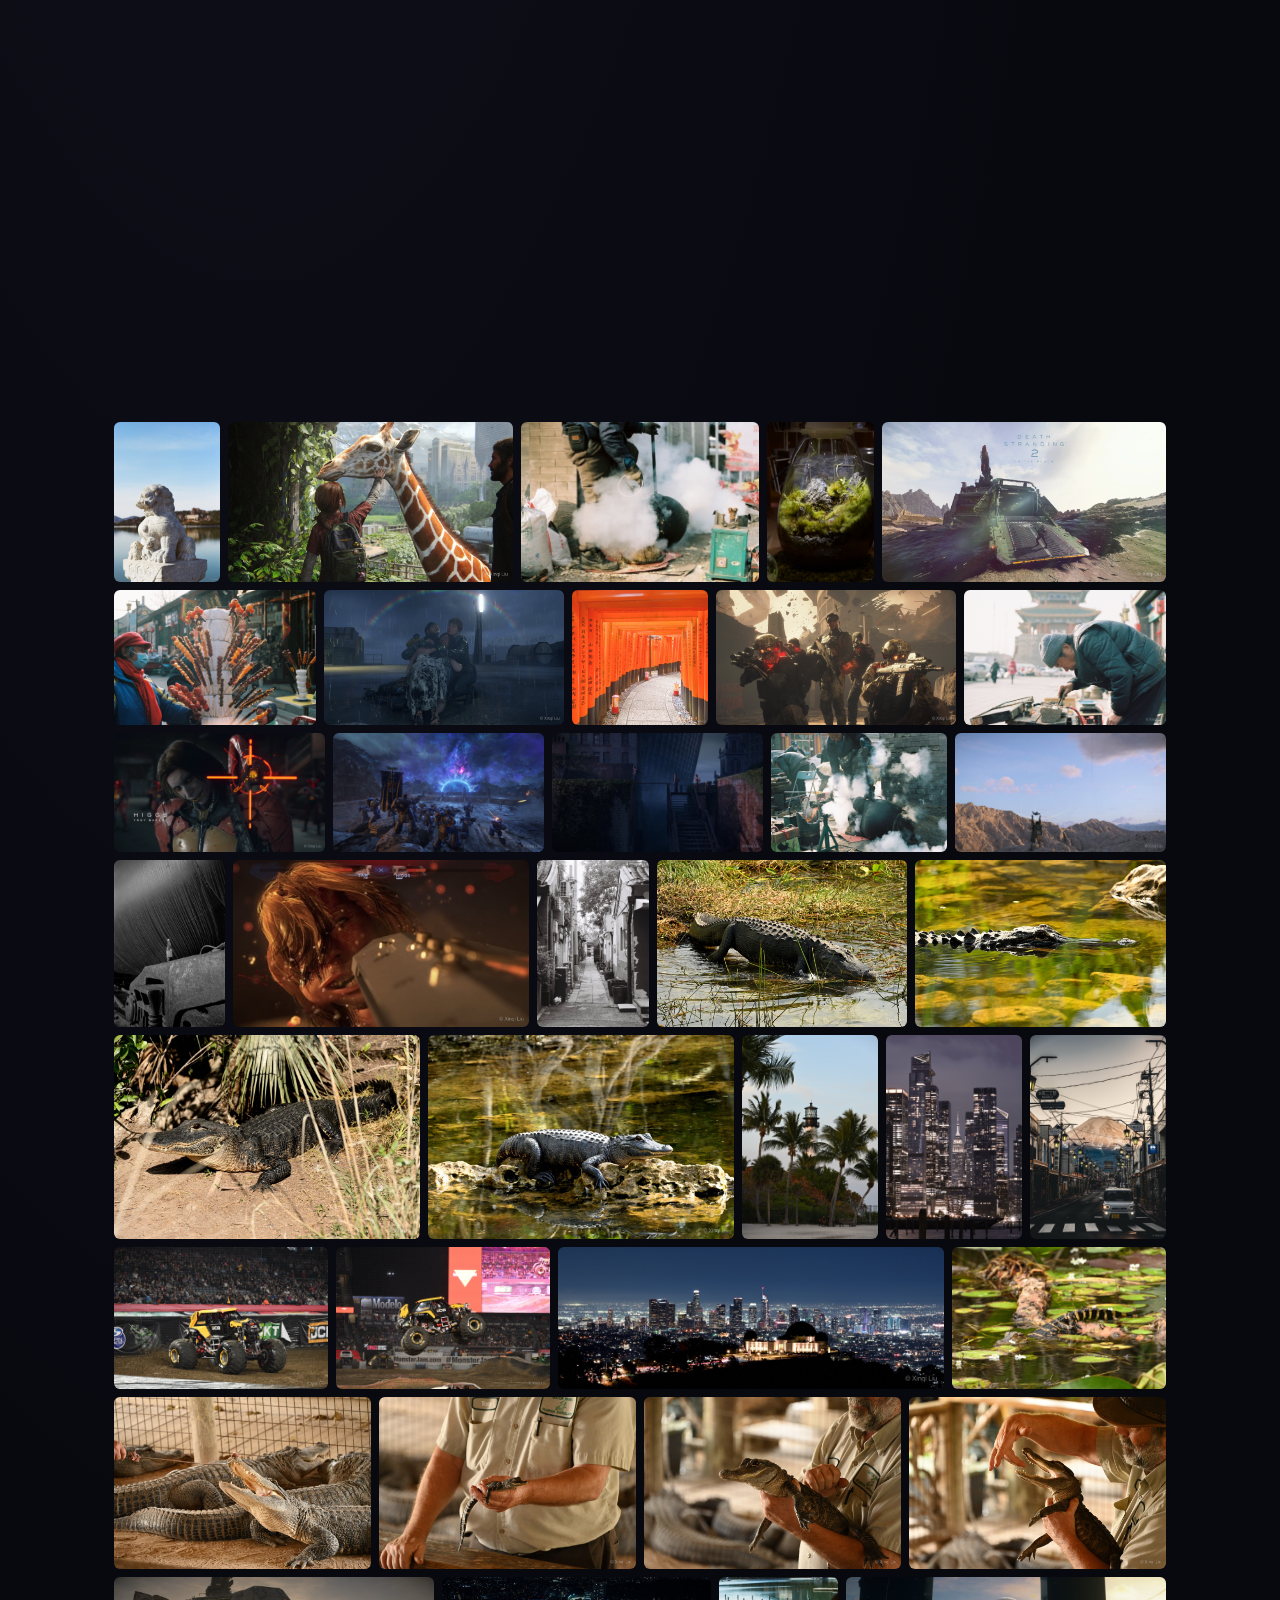
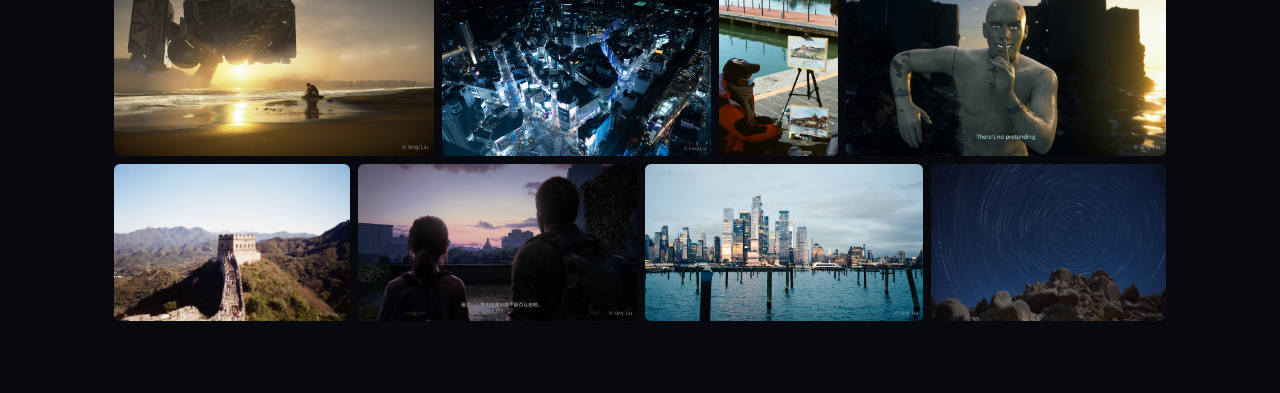
<file: photography.html>
<!DOCTYPE html>
<html lang="en">
<head>
  <meta charset="UTF-8" />
  <meta name="viewport" content="width=device-width, initial-scale=1.0" />

  <title>Travel &amp; Motorsport Photography | Lucas Liu</title>
  <meta name="description" content="Travel, street, night, and motorsport photography by Lucas Liu, featuring New York, Japan, Malaysia, Formula E, and car shows." />

  <link rel="canonical" href="https://lucasliuxinqi.github.io/photography.html" />

  <meta property="og:type" content="website" />
  <meta property="og:site_name" content="Lucas Liu" />
  <meta property="og:title" content="Travel &amp; Motorsport Photography | Lucas Liu" />
  <meta property="og:description" content="Travel, street, night, and motorsport photography by Lucas Liu, featuring New York, Japan, Malaysia, Formula E, and car shows." />
  <meta property="og:url" content="https://lucasliuxinqi.github.io/photography.html" />
  <meta property="og:image" content="https://lucasliuxinqi.github.io/images/photography/nyc-tribute-in-light-skyline-dsc2523.jpg" />
  <meta property="og:image:width" content="1920" />
  <meta property="og:image:height" content="1280" />
  <meta property="og:image:alt" content="Lower Manhattan skyline and the Tribute in Light reflected across the river at night." />
  <link rel="stylesheet" href="style.css" />
</head>

<body>
  <nav class="nav">
    <a class="nav-name" href="index.html">Lucas Liu</a>

    <div class="nav-links">
      <a href="projects.html">Projects</a>
      <a href="photography.html">Photography</a>
      <a href="gaming.html">Gaming</a>
      <a href="cats.html">Cats</a>
      <a href="index.html#contact">Contact</a>
    </div>
  </nav>

  <main class="container">
    <section class="page-header">
      <p class="eyebrow">Photography</p>
      <h1>Photography</h1>
      <p class="intro">
        A place for photos from travel, daily life, objects, and moments that
        catch my eye.
      </p>
    </section>

    <section>
      <div class="photo-grid photo-grid--hover photo-grid--interactive">
        <a class="gallery-photo" href="images/watermarked/photography/central-park-skyline-autumn-dsc2608.jpg"><img src="images/watermarked/photography/central-park-skyline-autumn-dsc2608.jpg" alt="A golden autumn tree in Central Park with Midtown skyscrapers rising behind it." loading="lazy" decoding="async" data-w="1390" data-h="1920" /></a>
        <a class="gallery-photo" href="images/watermarked/photography/central-park-squirrel-dsc2611.jpg"><img src="images/watermarked/photography/central-park-squirrel-dsc2611.jpg" alt="A squirrel sitting among fallen autumn leaves in Central Park." loading="lazy" decoding="async" data-w="1534" data-h="1920" /></a>
        <a class="gallery-photo" href="images/watermarked/photography/central-park-decorative-gate-dsc2613.jpg"><img src="images/watermarked/photography/central-park-decorative-gate-dsc2613.jpg" alt="Autumn leaves above a decorative iron gate in Central Park." loading="lazy" decoding="async" data-w="1920" data-h="1432" /></a>
        <a class="gallery-photo" href="images/watermarked/photography/central-park-sunlit-meadow-dsc2618.jpg"><img src="images/watermarked/photography/central-park-sunlit-meadow-dsc2618.jpg" alt="Long afternoon shadows beneath golden trees across a Central Park meadow." loading="lazy" decoding="async" data-w="1920" data-h="1189" /></a>
        <a class="gallery-photo" href="images/watermarked/photography/central-park-bethesda-performer-dsc2639.jpg"><img src="images/watermarked/photography/central-park-bethesda-performer-dsc2639.jpg" alt="A man bowing beneath the carved arches of Bethesda Terrace." loading="lazy" decoding="async" data-w="1202" data-h="1920" /></a>
        <a class="gallery-photo" href="images/watermarked/photography/central-park-san-remo-lake-dsc2644.jpg"><img src="images/watermarked/photography/central-park-san-remo-lake-dsc2644.jpg" alt="The twin towers of the San Remo above autumn trees and rowboats on the Lake in Central Park." loading="lazy" decoding="async" data-w="1276" data-h="1920" /></a>
        <a class="gallery-photo" href="images/watermarked/photography/central-park-rowboats-dsc2647.jpg"><img src="images/watermarked/photography/central-park-rowboats-dsc2647.jpg" alt="Rowboats on the Lake beneath a wooded hillside of golden autumn foliage." loading="lazy" decoding="async" data-w="1228" data-h="1920" /></a>
        <a class="gallery-photo" href="images/watermarked/photography/central-park-lakeside-cellist-dsc2673.jpg"><img src="images/watermarked/photography/central-park-lakeside-cellist-dsc2673.jpg" alt="A cellist performing beside the Lake, with golden trees reflected in the water." loading="lazy" decoding="async" data-w="1920" data-h="1279" /></a>
        <a class="gallery-photo" href="images/watermarked/photography/central-park-lakeside-skyline-dsc2684.jpg"><img src="images/watermarked/photography/central-park-lakeside-skyline-dsc2684.jpg" alt="Sunlit apartment buildings rising above autumn trees along the Lake in Central Park." loading="lazy" decoding="async" data-w="1920" data-h="1279" /></a>
        <a class="gallery-photo" href="images/watermarked/photography/central-park-golden-reflections-dsc2688.jpg"><img src="images/watermarked/photography/central-park-golden-reflections-dsc2688.jpg" alt="Ducks floating among golden tree and building reflections on the Lake." loading="lazy" decoding="async" data-w="1629" data-h="1920" /></a>
        <a class="gallery-photo" href="images/watermarked/photography/central-park-autumn-lake-reflections-dsc2693.jpg"><img src="images/watermarked/photography/central-park-autumn-lake-reflections-dsc2693.jpg" alt="Autumn trees and rowboats mirrored in the still water of the Lake." loading="lazy" decoding="async" data-w="1279" data-h="1920" /></a>
        <a class="gallery-photo" href="images/watermarked/photography/central-park-skyline-foliage-dsc2696.jpg"><img src="images/watermarked/photography/central-park-skyline-foliage-dsc2696.jpg" alt="A pale stone apartment building framed by orange and gold autumn leaves." loading="lazy" decoding="async" data-w="1421" data-h="1920" /></a>
        <a class="gallery-photo" href="images/watermarked/photography/central-park-boulders-and-trees-dsc2698.jpg"><img src="images/watermarked/photography/central-park-boulders-and-trees-dsc2698.jpg" alt="A sunlit path winding past boulders beneath autumn trees in Central Park." loading="lazy" decoding="async" data-w="1279" data-h="1920" /></a>
        <a class="gallery-photo" href="images/watermarked/photography/central-park-sunlit-lawn-dsc2712.jpg"><img src="images/watermarked/photography/central-park-sunlit-lawn-dsc2712.jpg" alt="A patch of sunlight on green grass beneath dark evergreen branches." loading="lazy" decoding="async" data-w="1279" data-h="1920" /></a>
        <a class="gallery-photo" href="images/watermarked/photography/central-park-maple-leaves-dsc2722.jpg"><img src="images/watermarked/photography/central-park-maple-leaves-dsc2722.jpg" alt="Golden maple leaves catching the sunlight around a branching tree trunk." loading="lazy" decoding="async" data-w="1920" data-h="1279" /></a>
        <a class="gallery-photo" href="images/watermarked/photography/central-park-san-remo-autumn-dsc2733.jpg"><img src="images/watermarked/photography/central-park-san-remo-autumn-dsc2733.jpg" alt="The San Remo towers peeking above red and golden foliage beneath a blue sky." loading="lazy" decoding="async" data-w="1390" data-h="1920" /></a>
        <a class="gallery-photo" href="images/watermarked/photography/central-park-park-vendor-dsc2747.jpg"><img src="images/watermarked/photography/central-park-park-vendor-dsc2747.jpg" alt="A refreshment cart beneath a large red and golden autumn tree." loading="lazy" decoding="async" data-w="1279" data-h="1920" /></a>
        <a class="gallery-photo" href="images/watermarked/photography/central-park-golden-tree-dsc2767.jpg"><img src="images/watermarked/photography/central-park-golden-tree-dsc2767.jpg" alt="A broad golden tree standing over a carpet of fallen leaves in Central Park." loading="lazy" decoding="async" data-w="1920" data-h="1279" /></a>
        <a class="gallery-photo" href="images/watermarked/photography/central-park-autumn-canopy-dsc2772.jpg"><img src="images/watermarked/photography/central-park-autumn-canopy-dsc2772.jpg" alt="A sweeping canopy of golden autumn trees beneath a blue sky in Central Park." loading="lazy" decoding="async" data-w="1920" data-h="1151" /></a>
        <a class="gallery-photo" href="images/watermarked/photography/central-park-pink-waterfront-dsc2786.jpg"><img src="images/watermarked/photography/central-park-pink-waterfront-dsc2786.jpg" alt="Pink and purple light over the water, with distant buildings silhouetted beyond the trees." loading="lazy" decoding="async" data-w="1920" data-h="1125" /></a>
        <a class="gallery-photo" href="images/watermarked/photography/nyc-tribute-in-light-skyline-dsc2523.jpg"><img src="images/watermarked/photography/nyc-tribute-in-light-skyline-dsc2523.jpg" alt="Lower Manhattan skyline and the Tribute in Light reflected across the river at night." loading="lazy" decoding="async" data-w="1920" data-h="1280" /></a>
        <a class="gallery-photo" href="images/watermarked/photography/nyc-tribute-in-light-dsc2571.jpg"><img src="images/watermarked/photography/nyc-tribute-in-light-dsc2571.jpg" alt="Tribute in Light beams converging high above New York at night." loading="lazy" decoding="async" data-w="1280" data-h="1920" /></a>
        <a class="gallery-photo" href="images/watermarked/photography/kyoto-vintage-trams-dscf1478.jpg"><img src="images/watermarked/photography/kyoto-vintage-trams-dscf1478.jpg" alt="Two green and cream vintage trams beneath a curved white canopy in Kyoto." loading="lazy" decoding="async" data-w="1920" data-h="1280" /></a>
        <a class="gallery-photo" href="images/watermarked/photography/nyc-neon-escalator-dsc2547.jpg"><img src="images/watermarked/photography/nyc-neon-escalator-dsc2547.jpg" alt="A long escalator beneath colorful illuminated rings, with commuters blurred by motion." loading="lazy" decoding="async" data-w="1920" data-h="1280" /></a>
        <a class="gallery-photo" href="images/watermarked/photography/formula-e-citroen-img0035.jpg"><img src="images/watermarked/photography/formula-e-citroen-img0035.jpg" alt="A red and blue Citroën Formula E car captured in motion against a blurred racetrack." loading="lazy" decoding="async" data-w="1920" data-h="1281" /></a>
        <a class="gallery-photo" href="images/watermarked/photography/formula-e-twg-img9700.jpg"><img src="images/watermarked/photography/formula-e-twg-img9700.jpg" alt="A yellow and black Formula E car fully framed against the motion-blurred Shanghai racetrack." loading="lazy" decoding="async" data-w="1920" data-h="1281" /></a>
        <a class="gallery-photo" href="images/watermarked/photography/formula-e-podium-img0405.jpg"><img src="images/watermarked/photography/formula-e-podium-img0405.jpg" alt="Drivers celebrating on the Shanghai E-Prix podium with champagne spray and a tossed wreath." loading="lazy" decoding="async" data-w="1920" data-h="1281" /></a>
        <a class="gallery-photo" href="images/watermarked/photography/melaka-clock-tower-dscf1972.jpg"><img src="images/watermarked/photography/melaka-clock-tower-dscf1972.jpg" alt="Red flowers framing a windmill and the red clock tower in Melaka beneath a clear blue sky." loading="lazy" decoding="async" data-w="1280" data-h="1920" /></a>
        <a class="gallery-photo" href="images/watermarked/photography/melaka-beach-umbrella-dscf2101.jpg"><img src="images/watermarked/photography/melaka-beach-umbrella-dscf2101.jpg" alt="A yellow beach umbrella and two wooden chairs facing the turquoise sea in Melaka." loading="lazy" decoding="async" data-w="1280" data-h="1920" /></a>
        <a class="gallery-photo" href="images/watermarked/photography/melaka-seaside-cat-dscf2016.jpg"><img src="images/watermarked/photography/melaka-seaside-cat-dscf2016.jpg" alt="A tabby cat resting on a pale granite boulder beside the sea in Melaka." loading="lazy" decoding="async" data-w="1920" data-h="1280" /></a>
        <a class="gallery-photo" href="images/watermarked/photography/melaka-seaside-sunset-dscf2185.jpg"><img src="images/watermarked/photography/melaka-seaside-sunset-dscf2185.jpg" alt="Blue clouds and orange sunset light reflected across the sea along a rocky Melaka shoreline." loading="lazy" decoding="async" data-w="1920" data-h="1280" /></a>
        <a class="gallery-photo" href="images/watermarked/photography/kyoto-autumn-garden-dscf1492.jpg"><img src="images/watermarked/photography/kyoto-autumn-garden-dscf1492.jpg" alt="Sunlight filtering through green and autumn-colored leaves around a branching garden tree in Kyoto." loading="lazy" decoding="async" data-w="1920" data-h="1280" /></a>
        <a class="gallery-photo" href="images/watermarked/photography/melaka-ferris-wheel-dscf2135.jpg"><img src="images/watermarked/photography/melaka-ferris-wheel-dscf2135.jpg" alt="A sepia view of a Ferris wheel and fairground rides beneath a textured sky in Melaka." loading="lazy" decoding="async" data-w="1920" data-h="1280" /></a>
        <a class="gallery-photo" href="images/watermarked/photography/melaka-fairground-dscf2138.jpg"><img src="images/watermarked/photography/melaka-fairground-dscf2138.jpg" alt="A sepia fairground scene with a tall amusement ride, palm trees, and patterned clouds in Melaka." loading="lazy" decoding="async" data-w="1280" data-h="1920" /></a>
        <a class="gallery-photo" href="images/watermarked/photography/kyoto-thomas-locomotive-dscf1641.jpg"><img src="images/watermarked/photography/kyoto-thomas-locomotive-dscf1641.jpg" alt="A bright blue Thomas the Tank Engine locomotive on the turntable at the Kyoto Railway Museum." loading="lazy" decoding="async" data-w="1920" data-h="1280" /></a>
        <a class="gallery-photo" href="images/watermarked/photography/kyoto-steam-locomotive-dscf1659.jpg"><img src="images/watermarked/photography/kyoto-steam-locomotive-dscf1659.jpg" alt="A black steam locomotive seen from the front at the Kyoto Railway Museum beneath a blue sky." loading="lazy" decoding="async" data-w="1920" data-h="1280" /></a>
        <a class="gallery-photo" href="images/watermarked/photography/flushing-car-show-dsc1782.jpg"><img src="images/watermarked/photography/flushing-car-show-dsc1782.jpg" alt="A dark sports coupe parked beside a brick building at a sunny Flushing car show." loading="lazy" decoding="async" data-w="1280" data-h="1920" /></a>
        <a class="gallery-photo" href="images/watermarked/photography/flushing-car-show-dsc1803.jpg"><img src="images/watermarked/photography/flushing-car-show-dsc1803.jpg" alt="A green sports coupe with its hood raised and polished wheels at a Flushing car show." loading="lazy" decoding="async" data-w="1920" data-h="1280" /></a>
        <a class="gallery-photo" href="images/watermarked/photography/flushing-car-show-dsc1836.jpg"><img src="images/watermarked/photography/flushing-car-show-dsc1836.jpg" alt="An orange classic convertible lowrider with its front suspension raised at a Flushing car show." loading="lazy" decoding="async" data-w="1920" data-h="1280" /></a>
        <a class="gallery-photo" href="images/watermarked/photography/flushing-car-show-dsc1848.jpg"><img src="images/watermarked/photography/flushing-car-show-dsc1848.jpg" alt="A black sports coupe with raised pop-up headlights at a Flushing car show." loading="lazy" decoding="async" data-w="1920" data-h="1280" /></a>
        <a class="gallery-photo" href="images/watermarked/photography/aomori-snow-covered-sign-dsc2243.jpg"><img src="images/watermarked/photography/aomori-snow-covered-sign-dsc2243.jpg" alt="A moss-covered wooden sign with Japanese lettering beneath a thick layer of snow in Aomori." loading="lazy" decoding="async" data-w="1920" data-h="1280" /></a>
        <a class="gallery-photo" href="images/watermarked/photography/aomori-nebuta-dragon-dscf1841.jpg"><img src="images/watermarked/photography/aomori-nebuta-dragon-dscf1841.jpg" alt="An illuminated Nebuta float depicting a warrior and a dragon against a dark background in Aomori." loading="lazy" decoding="async" data-w="1920" data-h="1280" /></a>
        <a class="gallery-photo" href="images/watermarked/photography/aomori-nebuta-warriors-dscf1862.jpg"><img src="images/watermarked/photography/aomori-nebuta-warriors-dscf1862.jpg" alt="A vivid red, yellow, and green Nebuta float depicting warriors and mythical creatures in Aomori." loading="lazy" decoding="async" data-w="1920" data-h="1280" /></a>
        <a class="gallery-photo" href="images/watermarked/photography/aomori-nebuta-battle-dscf1838.jpg"><img src="images/watermarked/photography/aomori-nebuta-battle-dscf1838.jpg" alt="An illuminated Nebuta float showing warriors in a dramatic battle scene in Aomori." loading="lazy" decoding="async" data-w="1920" data-h="1280" /></a>
        <a class="gallery-photo" href="images/watermarked/photography/aomori-goldfish-lantern-dsc1934.jpg"><img src="images/watermarked/photography/aomori-goldfish-lantern-dsc1934.jpg" alt="A red goldfish-shaped lantern glowing beside snow-covered branches at dusk in Aomori." loading="lazy" decoding="async" data-w="1280" data-h="1920" /></a>
        <a class="gallery-photo" href="images/watermarked/photography/00C45C07-704A-47A5-BB43-EBE2B34A94CC_1_105_c.jpeg"><img src="images/watermarked/photography/00C45C07-704A-47A5-BB43-EBE2B34A94CC_1_105_c.jpeg" alt="A carved stone guardian lion beside a lake beneath a clear blue sky." loading="lazy" data-w="1274" data-h="1920" /></a>
        <a class="gallery-photo" href="images/watermarked/photography/08EEF816-8B22-492C-91FE-B428037844A0_1_105_c.jpeg"><img src="images/watermarked/photography/08EEF816-8B22-492C-91FE-B428037844A0_1_105_c.jpeg" alt="A visitor feeding a giraffe surrounded by greenery." loading="lazy" data-w="1920" data-h="1080" /></a>
        <a class="gallery-photo" href="images/watermarked/photography/1EA5DD77-B0E1-4B85-A69E-1D0DB03291F1_4_5005_c.jpeg"><img src="images/watermarked/photography/1EA5DD77-B0E1-4B85-A69E-1D0DB03291F1_4_5005_c.jpeg" alt="A street vendor working beside a large cooking pot amid clouds of steam." loading="lazy" data-w="1920" data-h="1289" /></a>
        <a class="gallery-photo" href="images/watermarked/photography/2A7585E9-529D-4B48-B3B5-9F40032211D9_1_105_c.jpeg"><img src="images/watermarked/photography/2A7585E9-529D-4B48-B3B5-9F40032211D9_1_105_c.jpeg" alt="A glass terrarium filled with green plants on a dark table." loading="lazy" data-w="1280" data-h="1920" /></a>
        <a class="gallery-photo" href="images/watermarked/photography/311837EB-0909-414C-85F5-C46C811CE1A5_1_102_o.jpeg"><img src="images/watermarked/photography/311837EB-0909-414C-85F5-C46C811CE1A5_1_102_o.jpeg" alt="Video game screenshot of a futuristic vehicle on a rocky desert landscape." loading="lazy" data-w="1920" data-h="1080" /></a>
        <a class="gallery-photo" href="images/watermarked/photography/403A4E4B-AEF1-493B-BBA5-504737713B1C_1_105_c.jpeg"><img src="images/watermarked/photography/403A4E4B-AEF1-493B-BBA5-504737713B1C_1_105_c.jpeg" alt="A street vendor displaying skewers of candied fruit along a busy lane." loading="lazy" data-w="1920" data-h="1288" /></a>
        <a class="gallery-photo" href="images/watermarked/photography/43124A28-0F1B-413E-B0AC-703D18FE35D1_1_105_c.jpeg"><img src="images/watermarked/photography/43124A28-0F1B-413E-B0AC-703D18FE35D1_1_105_c.jpeg" alt="Video game screenshot of two characters overlooking an illuminated city at night." loading="lazy" data-w="1920" data-h="1080" /></a>
        <a class="gallery-photo" href="images/watermarked/photography/6948CBAB-B0F2-4ECA-8F50-5F81B5B12A5F_1_105_c.jpeg"><img src="images/watermarked/photography/6948CBAB-B0F2-4ECA-8F50-5F81B5B12A5F_1_105_c.jpeg" alt="A winding path lined with bright red torii gates at a Japanese shrine." loading="lazy" data-w="1920" data-h="1920" /></a>
        <a class="gallery-photo" href="images/watermarked/photography/784E713E-3BCA-48E3-B3DF-3F14A232D730_1_105_c.jpeg"><img src="images/watermarked/photography/784E713E-3BCA-48E3-B3DF-3F14A232D730_1_105_c.jpeg" alt="Video game screenshot of armored characters in a dusty battlefield." loading="lazy" data-w="1920" data-h="1080" /></a>
        <a class="gallery-photo" href="images/watermarked/photography/84FC083D-434F-44A5-AA60-3EB7E3446F1E_1_105_c.jpeg"><img src="images/watermarked/photography/84FC083D-434F-44A5-AA60-3EB7E3446F1E_1_105_c.jpeg" alt="A street artisan working at a small table near a traditional city gate." loading="lazy" data-w="1920" data-h="1289" /></a>
        <a class="gallery-photo" href="images/watermarked/photography/8B67CA2F-8FC5-428E-A2F3-46E65A93E37E_1_105_c.jpeg"><img src="images/watermarked/photography/8B67CA2F-8FC5-428E-A2F3-46E65A93E37E_1_105_c.jpeg" alt="Video game screenshot of a woman in a red jacket beneath neon lights." loading="lazy" data-w="1920" data-h="1080" /></a>
        <a class="gallery-photo" href="images/watermarked/photography/A2152EB4-4A38-411A-A6D1-268589F66C26_1_105_c.jpeg"><img src="images/watermarked/photography/A2152EB4-4A38-411A-A6D1-268589F66C26_1_105_c.jpeg" alt="Video game screenshot of a ruined plaza lit by a purple energy portal." loading="lazy" data-w="1920" data-h="1080" /></a>
        <a class="gallery-photo" href="images/watermarked/photography/A3CCD3CE-D5D2-40A6-8F46-DD35557189B8_1_105_c.jpeg"><img src="images/watermarked/photography/A3CCD3CE-D5D2-40A6-8F46-DD35557189B8_1_105_c.jpeg" alt="Video game screenshot of a figure on a dark stone stairway." loading="lazy" data-w="1920" data-h="1080" /></a>
        <a class="gallery-photo" href="images/watermarked/photography/B440A776-3656-458F-8D6C-6C4542806F88_1_105_c.jpeg"><img src="images/watermarked/photography/B440A776-3656-458F-8D6C-6C4542806F88_1_105_c.jpeg" alt="A street food stall surrounded by steam as a vendor prepares food." loading="lazy" data-w="1920" data-h="1289" /></a>
        <a class="gallery-photo" href="images/watermarked/photography/BC54BCA6-081B-4428-87C0-038A130F1ED4_1_102_o.jpeg"><img src="images/watermarked/photography/BC54BCA6-081B-4428-87C0-038A130F1ED4_1_102_o.jpeg" alt="Video game screenshot of a figure standing on a rocky ridge above distant mountains." loading="lazy" data-w="1920" data-h="1080" /></a>
        <a class="gallery-photo" href="images/watermarked/photography/BD1E093E-D737-404B-B2AE-0C3FA4A18FE5_1_102_o.jpeg"><img src="images/watermarked/photography/BD1E093E-D737-404B-B2AE-0C3FA4A18FE5_1_102_o.jpeg" alt="A black and white close-up of weathered industrial machinery with a glass bottle resting on top." loading="lazy" data-w="1273" data-h="1920" /></a>
        <a class="gallery-photo" href="images/watermarked/photography/D1E8A3BA-DF39-46E0-BDC0-8F7D2F8AA806_4_5005_c.jpeg"><img src="images/watermarked/photography/D1E8A3BA-DF39-46E0-BDC0-8F7D2F8AA806_4_5005_c.jpeg" alt="Video game screenshot of a red-haired man raising a sword amid glowing sparks." loading="lazy" data-w="1920" data-h="1083" /></a>
        <a class="gallery-photo" href="images/watermarked/photography/DC905F25-83B3-4586-9746-6085EB923249_1_105_c.jpeg"><img src="images/watermarked/photography/DC905F25-83B3-4586-9746-6085EB923249_1_105_c.jpeg" alt="A black and white view down a narrow urban alley." loading="lazy" data-w="1287" data-h="1920" /></a>
        <a class="gallery-photo" href="images/watermarked/photography/DSC_0144.JPG"><img src="images/watermarked/photography/DSC_0144.JPG" alt="An alligator resting in shallow water beside grassy banks." loading="lazy" data-w="1920" data-h="1280" /></a>
        <a class="gallery-photo" href="images/watermarked/photography/DSC_0172.JPG"><img src="images/watermarked/photography/DSC_0172.JPG" alt="An alligator floating with its eyes and snout above the water." loading="lazy" data-w="1920" data-h="1280" /></a>
        <a class="gallery-photo" href="images/watermarked/photography/DSC_0269.JPG"><img src="images/watermarked/photography/DSC_0269.JPG" alt="An alligator resting beside palm fronds on dry ground." loading="lazy" data-w="1920" data-h="1280" /></a>
        <a class="gallery-photo" href="images/watermarked/photography/DSC_0311.JPG"><img src="images/watermarked/photography/DSC_0311.JPG" alt="An alligator resting on a rock surrounded by shallow water." loading="lazy" data-w="1920" data-h="1280" /></a>
        <a class="gallery-photo" href="images/watermarked/photography/DSC_0326.JPG"><img src="images/watermarked/photography/DSC_0326.JPG" alt="A striped lighthouse framed by palm trees." loading="lazy" data-w="1280" data-h="1920" /></a>
        <a class="gallery-photo" href="images/watermarked/photography/DSC_1773.JPG"><img src="images/watermarked/photography/DSC_1773.JPG" alt="Illuminated skyscrapers against the night sky." loading="lazy" data-w="1280" data-h="1920" /></a>
        <a class="gallery-photo" href="images/watermarked/photography/DSC_3952.jpg"><img src="images/watermarked/photography/DSC_3952.jpg" alt="A snow-capped mountain at the end of a Japanese street lined with houses and utility wires." loading="lazy" data-w="1280" data-h="1920" /></a>
        <a class="gallery-photo" href="images/watermarked/photography/DSC_8554.JPG"><img src="images/watermarked/photography/DSC_8554.JPG" alt="A yellow and black monster truck airborne during an arena show." loading="lazy" data-w="1920" data-h="1280" /></a>
        <a class="gallery-photo" href="images/watermarked/photography/DSC_8995.JPG"><img src="images/watermarked/photography/DSC_8995.JPG" alt="A monster truck lifting its front wheels in a brightly lit arena." loading="lazy" data-w="1920" data-h="1280" /></a>
        <a class="gallery-photo" href="images/watermarked/photography/DSC_9236.JPG"><img src="images/watermarked/photography/DSC_9236.JPG" alt="A panoramic city skyline illuminated at night." loading="lazy" data-w="1920" data-h="709" /></a>
        <a class="gallery-photo" href="images/watermarked/photography/DSC_9811.JPG"><img src="images/watermarked/photography/DSC_9811.JPG" alt="An alligator floating among lily pads in a pond." loading="lazy" data-w="1920" data-h="1280" /></a>
        <a class="gallery-photo" href="images/watermarked/photography/DSC_9960.JPG"><img src="images/watermarked/photography/DSC_9960.JPG" alt="An alligator resting with its mouth open inside an enclosure." loading="lazy" data-w="1920" data-h="1280" /></a>
        <a class="gallery-photo" href="images/watermarked/photography/DSC_9974.JPG"><img src="images/watermarked/photography/DSC_9974.JPG" alt="A handler holding a small reptile during a wildlife demonstration." loading="lazy" data-w="1920" data-h="1280" /></a>
        <a class="gallery-photo" href="images/watermarked/photography/DSC_9982.JPG"><img src="images/watermarked/photography/DSC_9982.JPG" alt="A handler supporting a young alligator during a wildlife demonstration." loading="lazy" data-w="1920" data-h="1280" /></a>
        <a class="gallery-photo" href="images/watermarked/photography/DSC_9994.JPG"><img src="images/watermarked/photography/DSC_9994.JPG" alt="A handler demonstrating the open jaws of a young alligator." loading="lazy" data-w="1920" data-h="1280" /></a>
        <a class="gallery-photo" href="images/watermarked/photography/EA8D418E-5868-4DD7-B098-94DBE66572F7_1_102_o.jpeg"><img src="images/watermarked/photography/EA8D418E-5868-4DD7-B098-94DBE66572F7_1_102_o.jpeg" alt="Video game screenshot of a futuristic vehicle above a sunlit beach." loading="lazy" data-w="1920" data-h="1080" /></a>
        <a class="gallery-photo" href="images/watermarked/photography/EBAB9770-4C8D-4494-B822-A1FB5F4385C9_1_105_c.jpeg"><img src="images/watermarked/photography/EBAB9770-4C8D-4494-B822-A1FB5F4385C9_1_105_c.jpeg" alt="Aerial view of densely packed city buildings illuminated at night." loading="lazy" data-w="1920" data-h="1280" /></a>
        <a class="gallery-photo" href="images/watermarked/photography/F4F9F806-67BD-4F2B-A6F2-FFA3329AA774_1_102_o.jpeg"><img src="images/watermarked/photography/F4F9F806-67BD-4F2B-A6F2-FFA3329AA774_1_102_o.jpeg" alt="A seated artist painting at an easel beside a canal." loading="lazy" data-w="1273" data-h="1920" /></a>
        <a class="gallery-photo" href="images/watermarked/photography/F515F3CC-39E1-41B9-BA03-41B3DA9A749C_1_105_c.jpeg"><img src="images/watermarked/photography/F515F3CC-39E1-41B9-BA03-41B3DA9A749C_1_105_c.jpeg" alt="Video game screenshot of a humanoid figure beside water in the setting sun." loading="lazy" data-w="1920" data-h="1080" /></a>
        <a class="gallery-photo" href="images/watermarked/photography/FA74A6CF-A082-48C1-A44C-625441C6516F_1_105_c.jpeg"><img src="images/watermarked/photography/FA74A6CF-A082-48C1-A44C-625441C6516F_1_105_c.jpeg" alt="The Great Wall winding across mountain ridges beneath a blue sky." loading="lazy" data-w="1920" data-h="1273" /></a>
        <a class="gallery-photo" href="images/watermarked/photography/FCAD2748-92E8-47C0-A0B5-5432AE59B1BC_1_105_c.jpeg"><img src="images/watermarked/photography/FCAD2748-92E8-47C0-A0B5-5432AE59B1BC_1_105_c.jpeg" alt="Video game screenshot of two people overlooking a city at dusk." loading="lazy" data-w="1920" data-h="1080" /></a>
        <a class="gallery-photo" href="images/watermarked/photography/WechatIMG3315.jpg"><img src="images/watermarked/photography/WechatIMG3315.jpg" alt="A waterfront skyline reflected in calm water beneath a cloudy sky." loading="lazy" data-w="1920" data-h="1080" /></a>
        <a class="gallery-photo" href="images/watermarked/photography/test2.jpg"><img src="images/watermarked/photography/test2.jpg" alt="Circular star trails above a rocky desert landscape at night." loading="lazy" data-w="1920" data-h="1280" /></a>
      </div>
    </section>
  </main>
  <dialog class="photo-viewer" aria-label="Photo viewer">
    <button class="photo-viewer__close" type="button" aria-label="Close photo viewer" autofocus>×</button>
    <button class="photo-viewer__previous" type="button" aria-label="Previous photo">‹</button>
    <figure>
      <img class="photo-viewer__image" alt="" />
      <p class="photo-viewer__position" aria-live="polite"></p>
    </figure>
    <button class="photo-viewer__next" type="button" aria-label="Next photo">›</button>
  </dialog>
  <script src="gallery.js"></script>
</body>
</html>
</file>
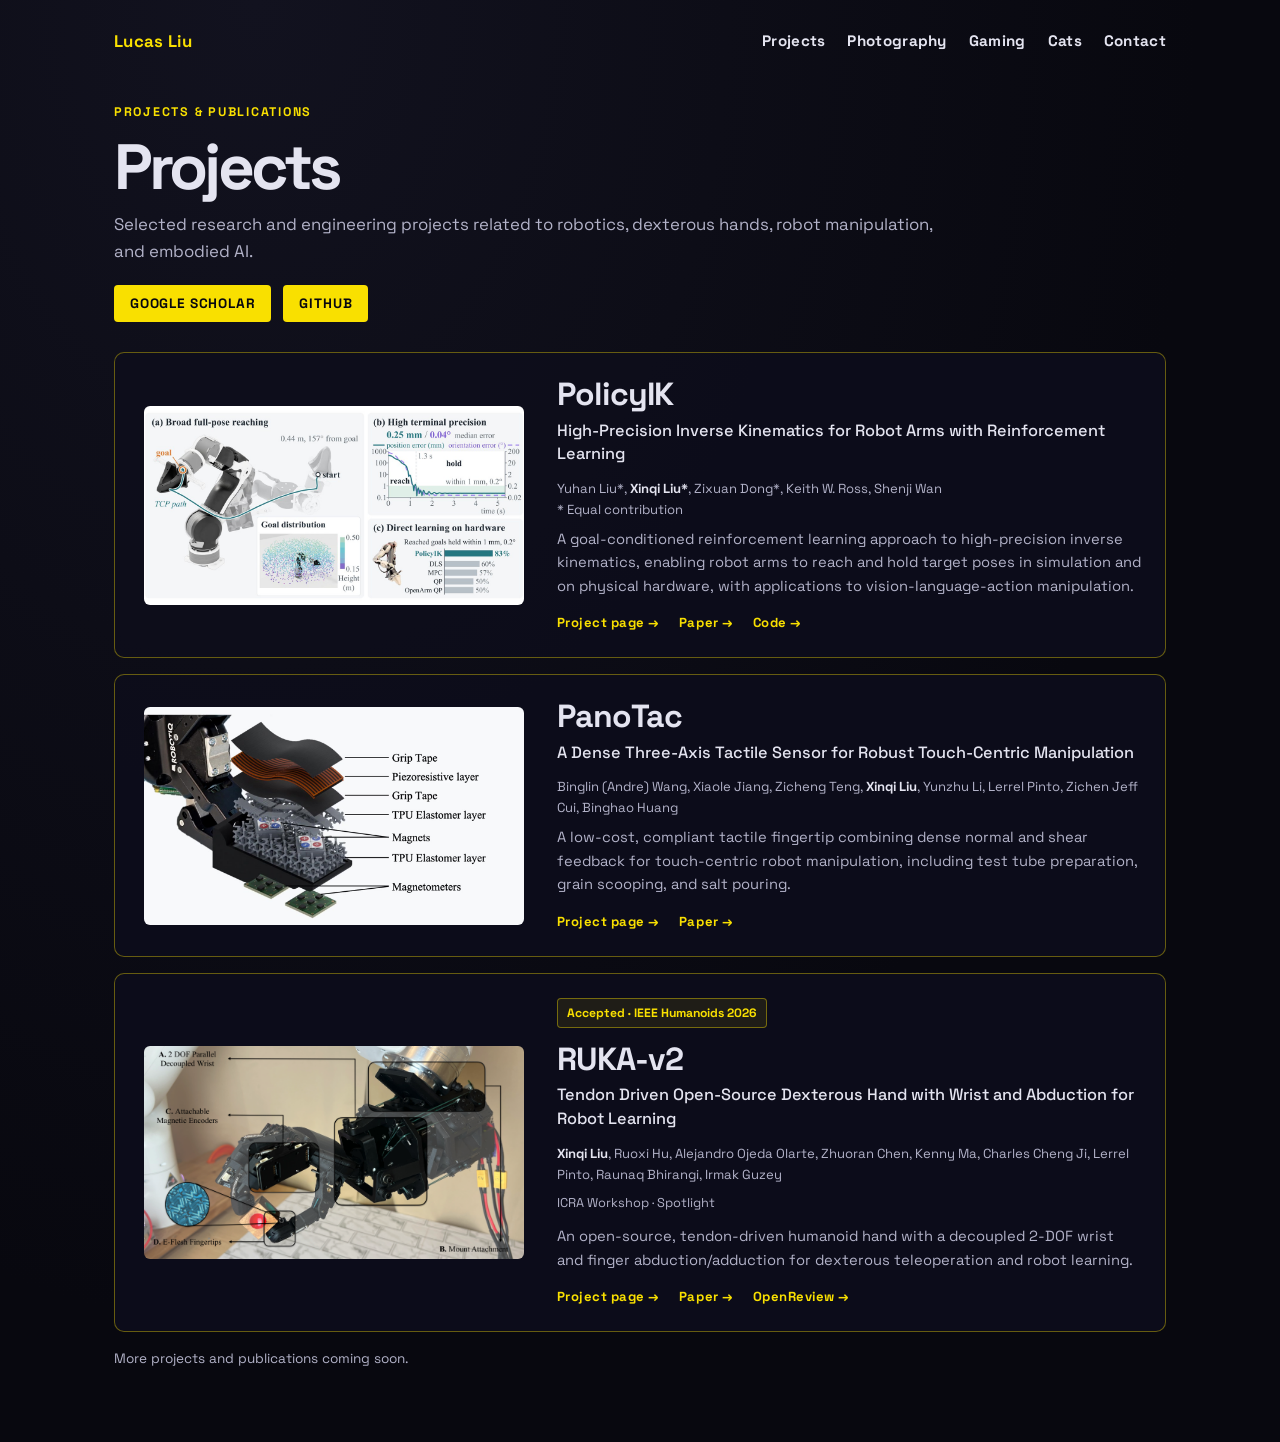
<file: projects.html>
<!DOCTYPE html>
<html lang="en">
<head>
  <meta charset="UTF-8" />
  <meta name="viewport" content="width=device-width, initial-scale=1.0" />

  <title>Robotics Research &amp; Publications | Lucas Liu (Xinqi Liu)</title>
  <meta name="description" content="Robotics research and publications by Lucas (Xinqi) Liu, including PolicyIK inverse kinematics, PanoTac tactile sensing, and RUKA-v2 dexterous hands." />

  <link rel="canonical" href="https://lucasliuxinqi.github.io/projects.html" />

  <meta property="og:type" content="website" />
  <meta property="og:site_name" content="Lucas Liu" />
  <meta property="og:title" content="Robotics Research &amp; Publications | Lucas Liu (Xinqi Liu)" />
  <meta property="og:description" content="Robotics research and publications by Lucas (Xinqi) Liu, including PolicyIK inverse kinematics, PanoTac tactile sensing, and RUKA-v2 dexterous hands." />
  <meta property="og:url" content="https://lucasliuxinqi.github.io/projects.html" />
  <meta property="og:image" content="https://lucasliuxinqi.github.io/images/projects/ruka-v2-figure-1.png" />
  <meta property="og:image:width" content="2027" />
  <meta property="og:image:height" content="1140" />
  <meta property="og:image:alt" content="RUKA-v2 robotic hand with its parallel wrist, magnetic encoders, and soft fingertips highlighted." />
  <link rel="stylesheet" href="style.css?v=ruka-image-2" />
</head>

<body class="projects-page">
  <nav class="nav">
    <a class="nav-name" href="index.html">Lucas Liu</a>

    <div class="nav-links">
      <a href="projects.html">Projects</a>
      <a href="photography.html">Photography</a>
      <a href="gaming.html">Gaming</a>
      <a href="cats.html">Cats</a>
      <a href="index.html#contact">Contact</a>
    </div>
  </nav>

  <main class="container">
    <section class="page-header">
      <p class="eyebrow">Projects &amp; Publications</p>

      <h1>Projects</h1>

      <p class="intro">
        Selected research and engineering projects related to robotics,
        dexterous hands, robot manipulation, and embodied AI.
      </p>

      <div class="links">
        <a href="https://scholar.google.com/citations?hl=en&amp;view_op=list_works&amp;user=ZZwEwbQAAAAJ">
          Google Scholar
        </a>
        <a href="https://github.com/LucasLiuXinqi">
          GitHub
        </a>
      </div>
    </section>

    <section aria-label="Selected projects">
      <div class="project-list">
        <article class="card project-entry" aria-labelledby="policyik-title">
          <a class="project-image" href="https://tinaliu0123.github.io/PolicyIK/" aria-label="Explore the PolicyIK project">
            <img
              src="images/projects/policyik-overview.jpg"
              alt="PolicyIK overview showing a robot arm reaching a target pose, precision error curves, and results from learning directly on hardware."
              width="380"
              height="200"
            />
          </a>

          <div class="project-details">
            <h2 class="project-title" id="policyik-title">PolicyIK</h2>
            <p class="project-subtitle">
              High-Precision Inverse Kinematics for Robot Arms with Reinforcement Learning
            </p>
            <p class="project-meta">
              Yuhan Liu*, <strong>Xinqi Liu*</strong>, Zixuan Dong*, Keith W. Ross, Shenji Wan
              <br />* Equal contribution
            </p>
            <p class="project-description">
              A goal-conditioned reinforcement learning approach to high-precision inverse kinematics,
              enabling robot arms to reach and hold target poses in simulation and on physical hardware,
              with applications to vision-language-action manipulation.
            </p>
            <div class="project-actions">
              <a class="text-link" href="https://tinaliu0123.github.io/PolicyIK/">Project page →</a>
              <a class="text-link" href="https://arxiv.org/abs/2611.05372">Paper →</a>
              <a class="text-link" href="https://github.com/Tinaliu0123/PolicyIK">Code →</a>
            </div>
          </div>
        </article>

        <article class="card project-entry" aria-labelledby="panotac-title">
          <a class="project-image" href="https://panotac.github.io/#intro" aria-label="Explore the PanoTac project">
            <img
              src="images/projects/panotac-sensor-structure.jpg"
              alt="PanoTac tactile sensors mounted on a robot gripper, alongside an exploded diagram of the sensor's layered structure."
              width="380"
              height="218"
            />
          </a>

          <div class="project-details">
            <h2 class="project-title" id="panotac-title">PanoTac</h2>
            <p class="project-subtitle">
              A Dense Three-Axis Tactile Sensor for Robust Touch-Centric Manipulation
            </p>
            <p class="project-meta">
              Binglin (Andre) Wang, Xiaole Jiang, Zicheng Teng, <strong>Xinqi Liu</strong>,
              Yunzhu Li, Lerrel Pinto, Zichen Jeff Cui, Binghao Huang
            </p>
            <p class="project-description">
              A low-cost, compliant tactile fingertip combining dense normal and shear feedback
              for touch-centric robot manipulation, including test tube preparation, grain scooping,
              and salt pouring.
            </p>
            <div class="project-actions">
              <a class="text-link" href="https://panotac.github.io/#intro">Project page →</a>
              <a class="text-link" href="https://arxiv.org/abs/2611.03520">Paper →</a>
            </div>
          </div>
        </article>

        <article class="card project-entry featured-project" aria-labelledby="ruka-v2-title">
          <a class="project-image" href="https://ruka-hand-v2.github.io/" aria-label="Explore the RUKA-v2 project">
            <img
              src="images/projects/ruka-v2-figure-1.png"
              alt="Figure 1 from the RUKA-v2 paper: the real robotic hand grasping a block, with its parallel wrist, side mount, magnetic encoders, and soft fingertips highlighted."
              width="380"
              height="214"
            />
          </a>

          <div class="project-details">
            <p class="project-status">Accepted · IEEE Humanoids 2026</p>
            <h2 class="project-title" id="ruka-v2-title">RUKA-v2</h2>
            <p class="project-subtitle">
              Tendon Driven Open-Source Dexterous Hand with Wrist and Abduction for Robot Learning
            </p>
            <p class="project-meta">
              <strong>Xinqi Liu</strong>, Ruoxi Hu, Alejandro Ojeda Olarte, Zhuoran Chen, Kenny Ma,
              Charles Cheng Ji, Lerrel Pinto, Raunaq Bhirangi, Irmak Guzey
            </p>
            <p class="project-venue">ICRA Workshop · Spotlight</p>
            <p class="project-description">
              An open-source, tendon-driven humanoid hand with a decoupled 2-DOF wrist
              and finger abduction/adduction for dexterous teleoperation and robot learning.
            </p>
            <div class="project-actions">
              <a class="text-link" href="https://ruka-hand-v2.github.io/">Project page →</a>
              <a class="text-link" href="https://arxiv.org/abs/2603.26660">Paper →</a>
              <a class="text-link" href="https://openreview.net/forum?id=SQcMFrxg4L">OpenReview →</a>
            </div>
          </div>
        </article>
        <p class="projects-note">More projects and publications coming soon.</p>
      </div>
    </section>
  </main>
</body>
</html>
</file>
<file: style.css>
@import url('https://fonts.googleapis.com/css2?family=Space+Grotesk:wght@400;500;700;800&display=swap');

:root {
  --bg: #08080f;
  --bg-soft: #0e0e1c;
  --text: #e4e4f0;
  --muted: #6a6a8e;
  --accent: #f9e000;
  --accent-alt: #ff2a6d;
  --border: #1c1c32;
  --card: rgba(14, 14, 28, 0.92);
}

* {
  box-sizing: border-box;
}

html {
  scroll-behavior: smooth;
}

body {
  margin: 0;
  font-family: 'Space Grotesk', -apple-system, BlinkMacSystemFont, sans-serif;
  background: radial-gradient(ellipse at 20% 0%, #12121f 0%, var(--bg) 65%);
  color: var(--text);
  line-height: 1.6;
  min-height: 100vh;
}

.nav {
  max-width: 1100px;
  margin: 0 auto;
  padding: 28px 24px 0;
  display: flex;
  justify-content: space-between;
  align-items: center;
}

.nav a {
  color: var(--text);
  text-decoration: none;
  font-weight: 700;
  letter-spacing: 0.02em;
  transition: color 0.15s ease;
}

.nav a:hover {
  color: var(--accent);
}

.nav-name {
  color: var(--accent) !important;
  font-size: 1.05rem;
  letter-spacing: 0.04em;
}

.nav-links {
  display: flex;
  gap: 22px;
  flex-wrap: wrap;
  font-size: 0.95rem;
}

.container {
  max-width: 1100px;
  margin: 0 auto;
  padding: 72px 24px;
}

.hero {
  max-width: 860px;
  margin-bottom: 72px;
}

.official-name {
  font-size: 1rem;
  color: var(--muted);
  margin: -10px 0 20px;
  letter-spacing: 0.06em;
}

.hero-photo-wrap {
  float: right;
  margin: 6px 0 24px 36px;
}

.hero-photo-stack {
  position: relative;
  width: 220px;
  height: 220px;
}

.hero-photo {
  position: absolute;
  inset: 0;
  width: 220px;
  height: 220px;
  object-fit: cover;
  border-radius: 12px;
  border: 2px solid var(--accent);
  box-shadow: 0 0 32px rgba(249, 224, 0, 0.18);
  display: block;
  transition: opacity 0.35s ease;
}

.hero-photo--hover {
  opacity: 0;
}

.hero-photo-stack:hover .hero-photo--default {
  opacity: 0;
}

.hero-photo-stack:hover .hero-photo--hover {
  opacity: 1;
}

.page-header {
  max-width: 860px;
  margin-bottom: 48px;
}

.eyebrow {
  color: var(--accent);
  font-weight: 700;
  letter-spacing: 0.14em;
  text-transform: uppercase;
  font-size: 0.78rem;
  margin: 0 0 8px;
}

h1 {
  font-size: clamp(3rem, 8vw, 5.8rem);
  line-height: 1;
  margin: 18px 0;
  letter-spacing: -0.06em;
  font-weight: 800;
}

h2 {
  margin: 72px 0 24px;
  font-size: clamp(2rem, 4vw, 2.7rem);
  letter-spacing: -0.04em;
  font-weight: 800;
}

h3,
h2.card-title {
  margin: 0 0 14px;
  font-size: 1.45rem;
  font-weight: 700;
}

h2.card-title {
  letter-spacing: normal;
}

p {
  font-size: 1.08rem;
}

.intro {
  font-size: 1.3rem;
  color: var(--muted);
  max-width: 820px;
  line-height: 1.7;
}

.secondary-intro {
  margin-top: 18px;
}

.inline-link {
  color: var(--accent);
  text-decoration: none;
  font-weight: 700;
  border-bottom: 1px solid rgba(249, 224, 0, 0.35);
  transition: border-color 0.15s ease;
}

.inline-link:hover {
  border-color: var(--accent);
}

.links {
  display: flex;
  gap: 12px;
  margin-top: 32px;
  flex-wrap: wrap;
}

.links a {
  color: #08080f;
  background: var(--accent);
  padding: 11px 22px;
  border-radius: 4px;
  text-decoration: none;
  font-weight: 800;
  font-size: 0.85rem;
  letter-spacing: 0.06em;
  text-transform: uppercase;
  transition: background 0.15s ease, color 0.15s ease, transform 0.15s ease;
}


.links a:hover {
  background: var(--accent-alt);
  color: #fff;
  transform: translateY(-2px);
}

.card-grid {
  display: grid;
  gap: 16px;
}

.card {
  background: var(--card);
  border: 1px solid var(--border);
  border-radius: 10px;
  padding: 28px;
}

.card p {
  color: var(--muted);
}

.page-card {
  display: block;
  color: inherit;
  text-decoration: none;
  transition: transform 0.18s ease, border-color 0.18s ease, box-shadow 0.18s ease;
}

.page-card:hover {
  transform: translateY(-4px);
  border-color: var(--accent);
  box-shadow: 0 0 28px rgba(249, 224, 0, 0.1);
}

.empty-card {
  border-style: dashed;
}

.tag {
  margin: 0 0 12px;
  color: var(--accent) !important;
  font-size: 0.74rem;
  font-weight: 800;
  letter-spacing: 0.12em;
  text-transform: uppercase;
}

.text-link {
  display: inline-block;
  margin-top: 8px;
  color: var(--accent);
  text-decoration: none;
  font-weight: 800;
  font-size: 0.9rem;
  letter-spacing: 0.04em;
}

.text-link:hover {
  text-decoration: underline;
}

.profile-links {
  display: flex;
  flex-direction: column;
  gap: 8px;
  margin-top: 14px;
}

.profile-links span {
  color: var(--muted);
  font-weight: 700;
}

.large-profile-links {
  font-size: 1.2rem;
}

.photo-grid {
  display: flex;
  flex-direction: column;
  gap: 8px;
}

.photo-row {
  display: flex;
  gap: 8px;
  align-items: flex-start;
}

.photo-grid img {
  display: block;
  border-radius: 6px;
  object-fit: cover;
}

/* Gallery links remain usable when JavaScript or dialog support is absent. */
.photo-grid--interactive:not(.gallery-ready) {
  display: grid;
  grid-template-columns: repeat(auto-fit, minmax(min(180px, 100%), 1fr));
}

.photo-grid--interactive .gallery-photo {
  display: block;
  position: relative;
  min-width: 0;
  flex-basis: 0;
  border-radius: 6px;
}

.photo-grid--interactive .gallery-photo img {
  width: 100%;
  height: 100%;
  object-fit: contain;
}

.gallery-photo:focus-visible {
  outline: 3px solid #e9bd55;
  outline-offset: 4px;
  z-index: 6;
}

@media (hover: hover) and (pointer: fine) {
  .photo-grid--hover .gallery-photo {
    z-index: 0;
    transition: transform 0.22s ease, box-shadow 0.22s ease;
  }

  .photo-grid--hover .gallery-photo:hover {
    z-index: 5;
    transform: translateY(-8px) scale(1.25);
    box-shadow: 0 18px 48px rgba(0, 0, 0, 0.65);
  }

  .photo-grid--hover .photo-row .gallery-photo:first-child { transform-origin: left center; }
  .photo-grid--hover .photo-row .gallery-photo:last-child { transform-origin: right center; }
  .photo-grid--hover .photo-row .gallery-photo:only-child:hover { transform: translateY(-8px); }
}

@media (prefers-reduced-motion: reduce) {
  .photo-grid--hover .gallery-photo { transition: none; }
}

.photo-viewer {
  box-sizing: border-box;
  width: 100vw;
  max-width: none;
  height: 100vh;
  height: 100dvh;
  max-height: none;
  margin: 0;
  padding: 64px 76px 32px;
  border: 0;
  background: rgba(8, 8, 15, 0.96);
  color: #fff;
  overflow: hidden;
}

.photo-viewer[open] { display: flex; align-items: center; justify-content: center; }
.photo-viewer::backdrop { background: rgba(0, 0, 0, 0.8); }
.photo-viewer figure { margin: 0; max-width: 100%; text-align: center; }
.photo-viewer__image {
  display: block;
  max-width: 100%;
  max-height: calc(100vh - 180px);
  max-height: calc(100dvh - 180px);
  margin: auto;
  object-fit: contain;
}
.photo-viewer__position { margin: 8px 0 0; color: #bbb; font-size: 0.8rem; }
.photo-viewer button {
  position: absolute;
  width: 48px;
  height: 48px;
  padding: 0;
  border: 1px solid #777;
  border-radius: 50%;
  background: #20202a;
  color: #fff;
  font: 32px/1 sans-serif;
  cursor: pointer;
}
.photo-viewer button:focus-visible { outline: 3px solid #e9bd55; outline-offset: 3px; }
.photo-viewer__close { top: 12px; right: 16px; }
.photo-viewer__previous { left: 12px; top: calc(50% - 24px); }
.photo-viewer__next { right: 12px; top: calc(50% - 24px); }

@media (max-width: 540px) {
  .photo-viewer { padding: 68px 52px 24px; }
  .photo-viewer button { width: 44px; height: 44px; }
  .photo-viewer__previous { left: 4px; }
  .photo-viewer__next { right: 4px; }
}

.projects-page .container {
  padding-top: 48px;
}

.projects-page .page-header {
  margin-bottom: 30px;
}

.projects-page h1 {
  font-size: clamp(2.7rem, 6vw, 4rem);
  margin: 12px 0;
}

.projects-page .intro {
  color: #b2b2c8;
  font-size: 1.05rem;
  line-height: 1.6;
  margin: 0;
}

.projects-page .links {
  margin-top: 20px;
}

.projects-page .links a {
  padding: 8px 16px;
}

.projects-page .project-list {
  display: grid;
  gap: 16px;
}

.projects-page .project-entry {
  display: grid;
  grid-template-columns: minmax(0, 0.9fr) minmax(0, 1.35fr);
  align-items: center;
  gap: 28px;
  padding: 24px;
  border-color: rgba(249, 224, 0, 0.38);
}

.projects-page .project-image {
  display: block;
  width: 100%;
  max-width: 380px;
  min-width: 0;
  margin-inline: auto;
  overflow: hidden;
  border-radius: 6px;
  background: #fff;
}

.projects-page .project-image img {
  display: block;
  width: 100%;
  max-width: 100%;
  height: auto;
}

.projects-page .project-details {
  min-width: 0;
}

.projects-page .project-status {
  display: inline-block;
  margin: 0 0 14px;
  padding: 5px 9px;
  border: 1px solid rgba(249, 224, 0, 0.4);
  border-radius: 4px;
  color: var(--accent);
  background: rgba(249, 224, 0, 0.08);
  font-weight: 700;
  font-size: 0.76rem;
  line-height: 1.5;
}

.projects-page .project-title {
  margin: 0 0 6px;
  font-size: 2rem;
  line-height: 1.1;
  letter-spacing: -0.03em;
}

.projects-page .project-subtitle {
  margin: 0 0 12px;
  color: var(--text);
  font-size: 1.02rem;
  font-weight: 500;
  line-height: 1.45;
}

.projects-page .project-meta {
  margin: 0 0 8px;
  color: #b2b2c8;
  font-size: 0.82rem;
  line-height: 1.6;
}

.projects-page .project-meta strong {
  color: var(--text);
}

.projects-page .project-venue {
  margin: 0 0 12px;
  color: #b2b2c8;
  font-size: 0.8rem;
}

.projects-page .project-description {
  margin: 0;
  color: #b2b2c8;
  font-size: 0.92rem;
  line-height: 1.6;
}

.projects-page .project-actions {
  display: flex;
  gap: 8px 20px;
  flex-wrap: wrap;
  margin-top: 14px;
}

.projects-page .project-actions a {
  margin-top: 0;
  font-size: 0.82rem;
}

.projects-page a:focus-visible {
  outline: 2px solid var(--accent);
  outline-offset: 4px;
}

.projects-page .projects-note {
  margin: 0;
  color: #b2b2c8;
  font-size: 0.85rem;
}

@media (max-width: 800px) {
  .projects-page .project-entry {
    grid-template-columns: minmax(0, 1fr);
    gap: 22px;
    padding: 20px;
  }
}

#contact {
  margin-bottom: 40px;
}

#contact p {
  color: var(--muted);
  max-width: 720px;
}

@media (max-width: 600px) {
  .hero-photo-stack {
    width: 120px;
    height: 120px;
  }

  .hero-photo {
    width: 120px;
    height: 120px;
  }
}

@media (max-width: 700px) {
  .nav {
    align-items: flex-start;
    gap: 16px;
    flex-direction: column;
  }

  .nav-links {
    gap: 14px;
  }

  .container {
    padding-top: 48px;
  }

  h1 {
    font-size: clamp(2.7rem, 14vw, 4.5rem);
  }

  .intro {
    font-size: 1.15rem;
  }

  .card {
    padding: 22px;
  }

  .photo-grid {
    gap: 4px;
  }
}
</file>
